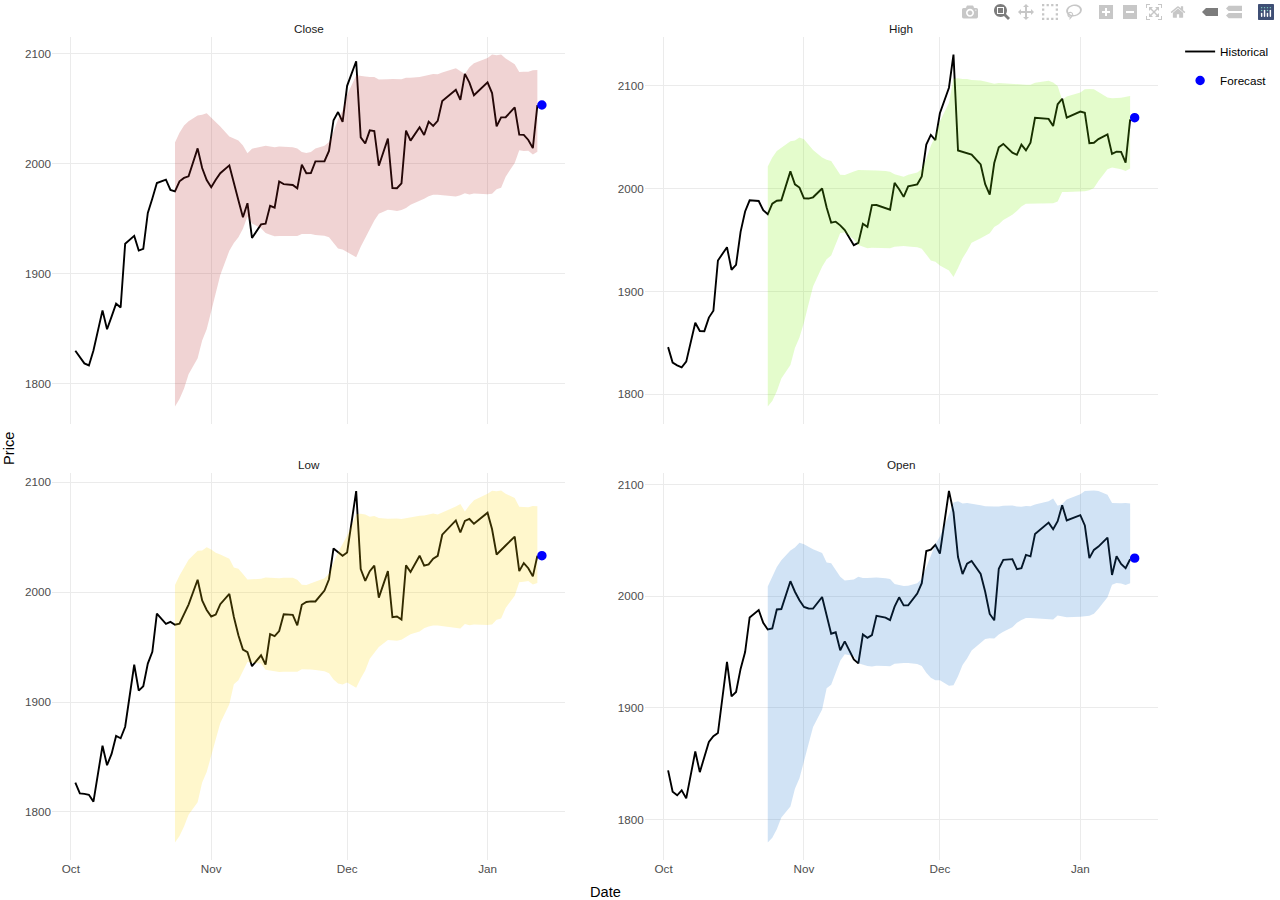
<file: web/arima.html>
<!DOCTYPE html>
<html lang="en">
<head>
<meta charset="utf-8"/>
<style>body{background-color:white;}</style>
<script src="arima_files/htmlwidgets-1.6.4/htmlwidgets.js"></script>
<script src="arima_files/plotly-binding-4.10.3/plotly.js"></script>
<script src="arima_files/typedarray-0.1/typedarray.min.js"></script>
<script src="arima_files/jquery-3.5.1/jquery.min.js"></script>
<link href="arima_files/crosstalk-1.2.1/css/crosstalk.min.css" rel="stylesheet" />
<script src="arima_files/crosstalk-1.2.1/js/crosstalk.min.js"></script>
<link href="arima_files/plotly-htmlwidgets-css-2.11.1/plotly-htmlwidgets.css" rel="stylesheet" />
<script src="arima_files/plotly-main-2.11.1/plotly-latest.min.js"></script>
  <title>plotly</title>
</head>
<body>
<div id="htmlwidget_container">
  <div class="plotly html-widget html-fill-item" id="htmlwidget-066d083f93766e88da23" style="width:100%;height:400px;"></div>
</div>
<script type="application/json" data-for="htmlwidget-066d083f93766e88da23">{"x":{"data":[{"x":[19632,19633,19634,19635,19636,19638,19639,19640,19641,19642,19643,19645,19646,19647,19648,19649,19650,19652,19653,19654,19655,19656,19657,19659,19660,19661,19662,19663,19664,19666,19667,19668,19669,19670,19671,19673,19674,19675,19676,19677,19678,19680,19681,19682,19683,19684,19685,19687,19688,19689,19690,19691,19692,19694,19695,19696,19697,19698,19699,19701,19702,19703,19704,19705,19706,19708,19709,19710,19711,19712,19713,19716,19717,19718,19719,19720,19723,19724,19725,19726,19727,19729,19730,19731,19732,19733,19734],"y":[1830,1824.5999999999999,1818.5,1816.5999999999999,1830.2,1866.7,1849.5,1861,1872.8000500000001,1869.3000500000001,1927.40002,1934.5,1921.09998,1922.6999499999999,1955.3000500000001,1968.40002,1982.5,1985.59998,1976.3000500000001,1975,1984.09998,1987.1999499999999,1988.59998,2014.09998,1996.1999499999999,1985.1999499999999,1978.8000500000001,1985.59998,1991.5,1998.59998,1981.59998,1966.8000500000001,1951.5,1964.1999499999999,1932.59998,1944.90002,1945.5,1961.8000500000001,1960.09998,1983.90002,1981.59998,1980.8000500000001,1977.6999499999999,1999.3000500000001,1991.40002,1991.5,2002.1999499999999,2002.40002,2011.8000500000001,2039.6999499999999,2047.09998,2038.09998,2071,2093.3000499999998,2024.09998,2018.5,2030.5,2029.90002,1998.3000500000001,2022.90002,1978,1977.8000500000001,1982.3000500000001,2030.1999499999999,2021.09998,2033.3000500000001,2026.3000500000001,2038.40002,2034.5,2039.09998,2057.1001000000001,2067.3998999999999,2058.1999500000002,2081.8998999999999,2073.8998999999999,2062.3998999999999,2074.1999500000002,2064.3998999999999,2034.1999499999999,2042.3000500000001,2042.40002,2051.3000499999998,2026.59998,2026.40002,2021.6999499999999,2014.3000500000001,2053.3998999999999],"text":["Date: 2023-10-02<br />Price: 1830.0","Date: 2023-10-03<br />Price: 1824.6","Date: 2023-10-04<br />Price: 1818.5","Date: 2023-10-05<br />Price: 1816.6","Date: 2023-10-06<br />Price: 1830.2","Date: 2023-10-08<br />Price: 1866.7","Date: 2023-10-09<br />Price: 1849.5","Date: 2023-10-10<br />Price: 1861.0","Date: 2023-10-11<br />Price: 1872.8","Date: 2023-10-12<br />Price: 1869.3","Date: 2023-10-13<br />Price: 1927.4","Date: 2023-10-15<br />Price: 1934.5","Date: 2023-10-16<br />Price: 1921.1","Date: 2023-10-17<br />Price: 1922.7","Date: 2023-10-18<br />Price: 1955.3","Date: 2023-10-19<br />Price: 1968.4","Date: 2023-10-20<br />Price: 1982.5","Date: 2023-10-22<br />Price: 1985.6","Date: 2023-10-23<br />Price: 1976.3","Date: 2023-10-24<br />Price: 1975.0","Date: 2023-10-25<br />Price: 1984.1","Date: 2023-10-26<br />Price: 1987.2","Date: 2023-10-27<br />Price: 1988.6","Date: 2023-10-29<br />Price: 2014.1","Date: 2023-10-30<br />Price: 1996.2","Date: 2023-10-31<br />Price: 1985.2","Date: 2023-11-01<br />Price: 1978.8","Date: 2023-11-02<br />Price: 1985.6","Date: 2023-11-03<br />Price: 1991.5","Date: 2023-11-05<br />Price: 1998.6","Date: 2023-11-06<br />Price: 1981.6","Date: 2023-11-07<br />Price: 1966.8","Date: 2023-11-08<br />Price: 1951.5","Date: 2023-11-09<br />Price: 1964.2","Date: 2023-11-10<br />Price: 1932.6","Date: 2023-11-12<br />Price: 1944.9","Date: 2023-11-13<br />Price: 1945.5","Date: 2023-11-14<br />Price: 1961.8","Date: 2023-11-15<br />Price: 1960.1","Date: 2023-11-16<br />Price: 1983.9","Date: 2023-11-17<br />Price: 1981.6","Date: 2023-11-19<br />Price: 1980.8","Date: 2023-11-20<br />Price: 1977.7","Date: 2023-11-21<br />Price: 1999.3","Date: 2023-11-22<br />Price: 1991.4","Date: 2023-11-23<br />Price: 1991.5","Date: 2023-11-24<br />Price: 2002.2","Date: 2023-11-26<br />Price: 2002.4","Date: 2023-11-27<br />Price: 2011.8","Date: 2023-11-28<br />Price: 2039.7","Date: 2023-11-29<br />Price: 2047.1","Date: 2023-11-30<br />Price: 2038.1","Date: 2023-12-01<br />Price: 2071.0","Date: 2023-12-03<br />Price: 2093.3","Date: 2023-12-04<br />Price: 2024.1","Date: 2023-12-05<br />Price: 2018.5","Date: 2023-12-06<br />Price: 2030.5","Date: 2023-12-07<br />Price: 2029.9","Date: 2023-12-08<br />Price: 1998.3","Date: 2023-12-10<br />Price: 2022.9","Date: 2023-12-11<br />Price: 1978.0","Date: 2023-12-12<br />Price: 1977.8","Date: 2023-12-13<br />Price: 1982.3","Date: 2023-12-14<br />Price: 2030.2","Date: 2023-12-15<br />Price: 2021.1","Date: 2023-12-17<br />Price: 2033.3","Date: 2023-12-18<br />Price: 2026.3","Date: 2023-12-19<br />Price: 2038.4","Date: 2023-12-20<br />Price: 2034.5","Date: 2023-12-21<br />Price: 2039.1","Date: 2023-12-22<br />Price: 2057.1","Date: 2023-12-25<br />Price: 2067.4","Date: 2023-12-26<br />Price: 2058.2","Date: 2023-12-27<br />Price: 2081.9","Date: 2023-12-28<br />Price: 2073.9","Date: 2023-12-29<br />Price: 2062.4","Date: 2024-01-01<br />Price: 2074.2","Date: 2024-01-02<br />Price: 2064.4","Date: 2024-01-03<br />Price: 2034.2","Date: 2024-01-04<br />Price: 2042.3","Date: 2024-01-05<br />Price: 2042.4","Date: 2024-01-07<br />Price: 2051.3","Date: 2024-01-08<br />Price: 2026.6","Date: 2024-01-09<br />Price: 2026.4","Date: 2024-01-10<br />Price: 2021.7","Date: 2024-01-11<br />Price: 2014.3","Date: 2024-01-12<br />Price: 2053.4"],"type":"scatter","mode":"lines","line":{"width":1.8897637795275593,"color":"rgba(0,0,0,1)","dash":"solid"},"hoveron":"points","name":"Historical","legendgroup":"Historical","showlegend":true,"xaxis":"x","yaxis":"y","hoverinfo":"text","frame":null},{"x":[19632,19633,19634,19635,19636,19638,19639,19640,19641,19642,19643,19645,19646,19647,19648,19649,19650,19652,19653,19654,19655,19656,19657,19659,19660,19661,19662,19663,19664,19666,19667,19668,19669,19670,19671,19673,19674,19675,19676,19677,19678,19680,19681,19682,19683,19684,19685,19687,19688,19689,19690,19691,19692,19694,19695,19696,19697,19698,19699,19701,19702,19703,19704,19705,19706,19708,19709,19710,19711,19712,19713,19716,19717,19718,19719,19720,19723,19724,19725,19726,19727,19729,19730,19731,19732,19733,19734],"y":[1845.9000000000001,1830.9000000000001,1828.2,1826.3,1831.8,1869.5,1861.5,1861.40002,1874.59998,1881.1999499999999,1930.09998,1943,1921.09998,1925.8000500000001,1957.90002,1977.6999499999999,1988.59998,1987.90002,1978.90002,1975,1985.3000500000001,1988.1999499999999,1988.59998,2016.6999499999999,2004.09998,2001,1990.5,1990.3000500000001,1991.5,2000.09998,1981.59998,1966.8000500000001,1967.8000500000001,1964.1999499999999,1959.59998,1945,1947.1999499999999,1965.8000500000001,1962.8000500000001,1983.90002,1984,1981.40002,1979.40002,2005.5,1999.40002,1991.90002,2002.1999499999999,2004.09998,2011.8000500000001,2042.6999499999999,2052.1001000000001,2047.09998,2073.1999500000002,2098,2130.1999500000002,2037,2035.8000500000001,2034.90002,2033.09998,2023.40002,2004.1999499999999,1994.1999499999999,2024.8000500000001,2040.09998,2043.40002,2034.90002,2032.8000500000001,2042.6999499999999,2037.09998,2044.5,2068.6999500000002,2067.6999500000002,2060.8000499999998,2081.8998999999999,2087.3000499999998,2068.8998999999999,2074.8000499999998,2073.6999500000002,2044,2044.5,2048.1001000000001,2052.6001000000001,2033.6999499999999,2035.8000500000001,2035.59998,2025.09998,2067.3000499999998],"text":["Date: 2023-10-02<br />Price: 1845.9","Date: 2023-10-03<br />Price: 1830.9","Date: 2023-10-04<br />Price: 1828.2","Date: 2023-10-05<br />Price: 1826.3","Date: 2023-10-06<br />Price: 1831.8","Date: 2023-10-08<br />Price: 1869.5","Date: 2023-10-09<br />Price: 1861.5","Date: 2023-10-10<br />Price: 1861.4","Date: 2023-10-11<br />Price: 1874.6","Date: 2023-10-12<br />Price: 1881.2","Date: 2023-10-13<br />Price: 1930.1","Date: 2023-10-15<br />Price: 1943.0","Date: 2023-10-16<br />Price: 1921.1","Date: 2023-10-17<br />Price: 1925.8","Date: 2023-10-18<br />Price: 1957.9","Date: 2023-10-19<br />Price: 1977.7","Date: 2023-10-20<br />Price: 1988.6","Date: 2023-10-22<br />Price: 1987.9","Date: 2023-10-23<br />Price: 1978.9","Date: 2023-10-24<br />Price: 1975.0","Date: 2023-10-25<br />Price: 1985.3","Date: 2023-10-26<br />Price: 1988.2","Date: 2023-10-27<br />Price: 1988.6","Date: 2023-10-29<br />Price: 2016.7","Date: 2023-10-30<br />Price: 2004.1","Date: 2023-10-31<br />Price: 2001.0","Date: 2023-11-01<br />Price: 1990.5","Date: 2023-11-02<br />Price: 1990.3","Date: 2023-11-03<br />Price: 1991.5","Date: 2023-11-05<br />Price: 2000.1","Date: 2023-11-06<br />Price: 1981.6","Date: 2023-11-07<br />Price: 1966.8","Date: 2023-11-08<br />Price: 1967.8","Date: 2023-11-09<br />Price: 1964.2","Date: 2023-11-10<br />Price: 1959.6","Date: 2023-11-12<br />Price: 1945.0","Date: 2023-11-13<br />Price: 1947.2","Date: 2023-11-14<br />Price: 1965.8","Date: 2023-11-15<br />Price: 1962.8","Date: 2023-11-16<br />Price: 1983.9","Date: 2023-11-17<br />Price: 1984.0","Date: 2023-11-19<br />Price: 1981.4","Date: 2023-11-20<br />Price: 1979.4","Date: 2023-11-21<br />Price: 2005.5","Date: 2023-11-22<br />Price: 1999.4","Date: 2023-11-23<br />Price: 1991.9","Date: 2023-11-24<br />Price: 2002.2","Date: 2023-11-26<br />Price: 2004.1","Date: 2023-11-27<br />Price: 2011.8","Date: 2023-11-28<br />Price: 2042.7","Date: 2023-11-29<br />Price: 2052.1","Date: 2023-11-30<br />Price: 2047.1","Date: 2023-12-01<br />Price: 2073.2","Date: 2023-12-03<br />Price: 2098.0","Date: 2023-12-04<br />Price: 2130.2","Date: 2023-12-05<br />Price: 2037.0","Date: 2023-12-06<br />Price: 2035.8","Date: 2023-12-07<br />Price: 2034.9","Date: 2023-12-08<br />Price: 2033.1","Date: 2023-12-10<br />Price: 2023.4","Date: 2023-12-11<br />Price: 2004.2","Date: 2023-12-12<br />Price: 1994.2","Date: 2023-12-13<br />Price: 2024.8","Date: 2023-12-14<br />Price: 2040.1","Date: 2023-12-15<br />Price: 2043.4","Date: 2023-12-17<br />Price: 2034.9","Date: 2023-12-18<br />Price: 2032.8","Date: 2023-12-19<br />Price: 2042.7","Date: 2023-12-20<br />Price: 2037.1","Date: 2023-12-21<br />Price: 2044.5","Date: 2023-12-22<br />Price: 2068.7","Date: 2023-12-25<br />Price: 2067.7","Date: 2023-12-26<br />Price: 2060.8","Date: 2023-12-27<br />Price: 2081.9","Date: 2023-12-28<br />Price: 2087.3","Date: 2023-12-29<br />Price: 2068.9","Date: 2024-01-01<br />Price: 2074.8","Date: 2024-01-02<br />Price: 2073.7","Date: 2024-01-03<br />Price: 2044.0","Date: 2024-01-04<br />Price: 2044.5","Date: 2024-01-05<br />Price: 2048.1","Date: 2024-01-07<br />Price: 2052.6","Date: 2024-01-08<br />Price: 2033.7","Date: 2024-01-09<br />Price: 2035.8","Date: 2024-01-10<br />Price: 2035.6","Date: 2024-01-11<br />Price: 2025.1","Date: 2024-01-12<br />Price: 2067.3"],"type":"scatter","mode":"lines","line":{"width":1.8897637795275593,"color":"rgba(0,0,0,1)","dash":"solid"},"hoveron":"points","name":"Historical","legendgroup":"Historical","showlegend":false,"xaxis":"x2","yaxis":"y2","hoverinfo":"text","frame":null},{"x":[19632,19633,19634,19635,19636,19638,19639,19640,19641,19642,19643,19645,19646,19647,19648,19649,19650,19652,19653,19654,19655,19656,19657,19659,19660,19661,19662,19663,19664,19666,19667,19668,19669,19670,19671,19673,19674,19675,19676,19677,19678,19680,19681,19682,19683,19684,19685,19687,19688,19689,19690,19691,19692,19694,19695,19696,19697,19698,19699,19701,19702,19703,19704,19705,19706,19708,19709,19710,19711,19712,19713,19716,19717,19718,19719,19720,19723,19724,19725,19726,19727,19729,19730,19731,19732,19733,19734],"y":[1826.7,1816.8,1816.4000000000001,1815.5999999999999,1809.4000000000001,1860.2,1842.5,1852.8000500000001,1869.09998,1867,1877.5,1933.9000000000001,1910.3000500000001,1914.3000500000001,1935,1945.6999499999999,1980.40002,1971,1972.90002,1970.3000500000001,1971.1999499999999,1980.40002,1988.59998,2011.1999499999999,1992.5,1983.6999499999999,1977.8000500000001,1979.5,1989,1998.3000500000001,1977.40002,1960.6999499999999,1947.6999499999999,1945.3000500000001,1932.59998,1942.5,1934,1961.8000500000001,1960,1964.59998,1979.8000500000001,1979.3000500000001,1969.6999499999999,1988.5,1991,1991.5,1991.5,2001.40002,2011.6999499999999,2039.6999499999999,2036,2033.09998,2036,2091.8998999999999,2021,2010.1999499999999,2019,2024,1995,2019.09998,1977.1999499999999,1977.8000500000001,1975,2024.3000500000001,2018.3000500000001,2033.09998,2024,2025.1999499999999,2030.3000500000001,2033,2052.1999500000002,2065.1999500000002,2054.1999500000002,2064.8000499999998,2066.5,2062.1001000000001,2072.1999500000002,2057.1001000000001,2034.1999499999999,2038,2042.40002,2050.5,2019.09998,2026.40002,2021.6999499999999,2014.3000500000001,2033.09998],"text":["Date: 2023-10-02<br />Price: 1826.7","Date: 2023-10-03<br />Price: 1816.8","Date: 2023-10-04<br />Price: 1816.4","Date: 2023-10-05<br />Price: 1815.6","Date: 2023-10-06<br />Price: 1809.4","Date: 2023-10-08<br />Price: 1860.2","Date: 2023-10-09<br />Price: 1842.5","Date: 2023-10-10<br />Price: 1852.8","Date: 2023-10-11<br />Price: 1869.1","Date: 2023-10-12<br />Price: 1867.0","Date: 2023-10-13<br />Price: 1877.5","Date: 2023-10-15<br />Price: 1933.9","Date: 2023-10-16<br />Price: 1910.3","Date: 2023-10-17<br />Price: 1914.3","Date: 2023-10-18<br />Price: 1935.0","Date: 2023-10-19<br />Price: 1945.7","Date: 2023-10-20<br />Price: 1980.4","Date: 2023-10-22<br />Price: 1971.0","Date: 2023-10-23<br />Price: 1972.9","Date: 2023-10-24<br />Price: 1970.3","Date: 2023-10-25<br />Price: 1971.2","Date: 2023-10-26<br />Price: 1980.4","Date: 2023-10-27<br />Price: 1988.6","Date: 2023-10-29<br />Price: 2011.2","Date: 2023-10-30<br />Price: 1992.5","Date: 2023-10-31<br />Price: 1983.7","Date: 2023-11-01<br />Price: 1977.8","Date: 2023-11-02<br />Price: 1979.5","Date: 2023-11-03<br />Price: 1989.0","Date: 2023-11-05<br />Price: 1998.3","Date: 2023-11-06<br />Price: 1977.4","Date: 2023-11-07<br />Price: 1960.7","Date: 2023-11-08<br />Price: 1947.7","Date: 2023-11-09<br />Price: 1945.3","Date: 2023-11-10<br />Price: 1932.6","Date: 2023-11-12<br />Price: 1942.5","Date: 2023-11-13<br />Price: 1934.0","Date: 2023-11-14<br />Price: 1961.8","Date: 2023-11-15<br />Price: 1960.0","Date: 2023-11-16<br />Price: 1964.6","Date: 2023-11-17<br />Price: 1979.8","Date: 2023-11-19<br />Price: 1979.3","Date: 2023-11-20<br />Price: 1969.7","Date: 2023-11-21<br />Price: 1988.5","Date: 2023-11-22<br />Price: 1991.0","Date: 2023-11-23<br />Price: 1991.5","Date: 2023-11-24<br />Price: 1991.5","Date: 2023-11-26<br />Price: 2001.4","Date: 2023-11-27<br />Price: 2011.7","Date: 2023-11-28<br />Price: 2039.7","Date: 2023-11-29<br />Price: 2036.0","Date: 2023-11-30<br />Price: 2033.1","Date: 2023-12-01<br />Price: 2036.0","Date: 2023-12-03<br />Price: 2091.9","Date: 2023-12-04<br />Price: 2021.0","Date: 2023-12-05<br />Price: 2010.2","Date: 2023-12-06<br />Price: 2019.0","Date: 2023-12-07<br />Price: 2024.0","Date: 2023-12-08<br />Price: 1995.0","Date: 2023-12-10<br />Price: 2019.1","Date: 2023-12-11<br />Price: 1977.2","Date: 2023-12-12<br />Price: 1977.8","Date: 2023-12-13<br />Price: 1975.0","Date: 2023-12-14<br />Price: 2024.3","Date: 2023-12-15<br />Price: 2018.3","Date: 2023-12-17<br />Price: 2033.1","Date: 2023-12-18<br />Price: 2024.0","Date: 2023-12-19<br />Price: 2025.2","Date: 2023-12-20<br />Price: 2030.3","Date: 2023-12-21<br />Price: 2033.0","Date: 2023-12-22<br />Price: 2052.2","Date: 2023-12-25<br />Price: 2065.2","Date: 2023-12-26<br />Price: 2054.2","Date: 2023-12-27<br />Price: 2064.8","Date: 2023-12-28<br />Price: 2066.5","Date: 2023-12-29<br />Price: 2062.1","Date: 2024-01-01<br />Price: 2072.2","Date: 2024-01-02<br />Price: 2057.1","Date: 2024-01-03<br />Price: 2034.2","Date: 2024-01-04<br />Price: 2038.0","Date: 2024-01-05<br />Price: 2042.4","Date: 2024-01-07<br />Price: 2050.5","Date: 2024-01-08<br />Price: 2019.1","Date: 2024-01-09<br />Price: 2026.4","Date: 2024-01-10<br />Price: 2021.7","Date: 2024-01-11<br />Price: 2014.3","Date: 2024-01-12<br />Price: 2033.1"],"type":"scatter","mode":"lines","line":{"width":1.8897637795275593,"color":"rgba(0,0,0,1)","dash":"solid"},"hoveron":"points","name":"Historical","legendgroup":"Historical","showlegend":false,"xaxis":"x","yaxis":"y3","hoverinfo":"text","frame":null},{"x":[19632,19633,19634,19635,19636,19638,19639,19640,19641,19642,19643,19645,19646,19647,19648,19649,19650,19652,19653,19654,19655,19656,19657,19659,19660,19661,19662,19663,19664,19666,19667,19668,19669,19670,19671,19673,19674,19675,19676,19677,19678,19680,19681,19682,19683,19684,19685,19687,19688,19689,19690,19691,19692,19694,19695,19696,19697,19698,19699,19701,19702,19703,19704,19705,19706,19708,19709,19710,19711,19712,19713,19716,19717,19718,19719,19720,19723,19724,19725,19726,19727,19729,19730,19731,19732,19733,19734],"y":[1844.0999999999999,1825,1821.8,1826.3,1819,1861,1842.5,1857,1869.5,1874.6999499999999,1877.5,1941.3,1910.40002,1914.3000500000001,1935,1950.09998,1981.09998,1987.6999499999999,1976.1999499999999,1970.3000500000001,1971.1999499999999,1988.1999499999999,1988.59998,2013.5,2004.09998,1996.5,1990.5,1989.09998,1989,1999.40002,1981.59998,1966.5,1967.8000500000001,1951.6999499999999,1959.59998,1943.40002,1939.90002,1965.8000500000001,1962.8000500000001,1965.3000500000001,1982.5,1980.90002,1978.6999499999999,1990.6999499999999,1999.09998,1991.90002,1991.90002,2002.5,2011.6999499999999,2040.59998,2041.6999499999999,2046.09998,2038.3000500000001,2094.3998999999999,2075.3000499999998,2035.09998,2019.90002,2029.1999499999999,2031.6999499999999,2020,2004.09998,1984.1999499999999,1978.5,2024.6999499999999,2032.59998,2033.3000500000001,2024.3000500000001,2025.1999499999999,2037.09998,2035.8000500000001,2055.6999500000002,2066,2060,2067.3000499999998,2081.6001000000001,2068,2072.6999500000002,2063.5,2034.1999499999999,2041.59998,2044.5,2052.6001000000001,2019.09998,2035.8000500000001,2029,2025.09998,2033.1999499999999],"text":["Date: 2023-10-02<br />Price: 1844.1","Date: 2023-10-03<br />Price: 1825.0","Date: 2023-10-04<br />Price: 1821.8","Date: 2023-10-05<br />Price: 1826.3","Date: 2023-10-06<br />Price: 1819.0","Date: 2023-10-08<br />Price: 1861.0","Date: 2023-10-09<br />Price: 1842.5","Date: 2023-10-10<br />Price: 1857.0","Date: 2023-10-11<br />Price: 1869.5","Date: 2023-10-12<br />Price: 1874.7","Date: 2023-10-13<br />Price: 1877.5","Date: 2023-10-15<br />Price: 1941.3","Date: 2023-10-16<br />Price: 1910.4","Date: 2023-10-17<br />Price: 1914.3","Date: 2023-10-18<br />Price: 1935.0","Date: 2023-10-19<br />Price: 1950.1","Date: 2023-10-20<br />Price: 1981.1","Date: 2023-10-22<br />Price: 1987.7","Date: 2023-10-23<br />Price: 1976.2","Date: 2023-10-24<br />Price: 1970.3","Date: 2023-10-25<br />Price: 1971.2","Date: 2023-10-26<br />Price: 1988.2","Date: 2023-10-27<br />Price: 1988.6","Date: 2023-10-29<br />Price: 2013.5","Date: 2023-10-30<br />Price: 2004.1","Date: 2023-10-31<br />Price: 1996.5","Date: 2023-11-01<br />Price: 1990.5","Date: 2023-11-02<br />Price: 1989.1","Date: 2023-11-03<br />Price: 1989.0","Date: 2023-11-05<br />Price: 1999.4","Date: 2023-11-06<br />Price: 1981.6","Date: 2023-11-07<br />Price: 1966.5","Date: 2023-11-08<br />Price: 1967.8","Date: 2023-11-09<br />Price: 1951.7","Date: 2023-11-10<br />Price: 1959.6","Date: 2023-11-12<br />Price: 1943.4","Date: 2023-11-13<br />Price: 1939.9","Date: 2023-11-14<br />Price: 1965.8","Date: 2023-11-15<br />Price: 1962.8","Date: 2023-11-16<br />Price: 1965.3","Date: 2023-11-17<br />Price: 1982.5","Date: 2023-11-19<br />Price: 1980.9","Date: 2023-11-20<br />Price: 1978.7","Date: 2023-11-21<br />Price: 1990.7","Date: 2023-11-22<br />Price: 1999.1","Date: 2023-11-23<br />Price: 1991.9","Date: 2023-11-24<br />Price: 1991.9","Date: 2023-11-26<br />Price: 2002.5","Date: 2023-11-27<br />Price: 2011.7","Date: 2023-11-28<br />Price: 2040.6","Date: 2023-11-29<br />Price: 2041.7","Date: 2023-11-30<br />Price: 2046.1","Date: 2023-12-01<br />Price: 2038.3","Date: 2023-12-03<br />Price: 2094.4","Date: 2023-12-04<br />Price: 2075.3","Date: 2023-12-05<br />Price: 2035.1","Date: 2023-12-06<br />Price: 2019.9","Date: 2023-12-07<br />Price: 2029.2","Date: 2023-12-08<br />Price: 2031.7","Date: 2023-12-10<br />Price: 2020.0","Date: 2023-12-11<br />Price: 2004.1","Date: 2023-12-12<br />Price: 1984.2","Date: 2023-12-13<br />Price: 1978.5","Date: 2023-12-14<br />Price: 2024.7","Date: 2023-12-15<br />Price: 2032.6","Date: 2023-12-17<br />Price: 2033.3","Date: 2023-12-18<br />Price: 2024.3","Date: 2023-12-19<br />Price: 2025.2","Date: 2023-12-20<br />Price: 2037.1","Date: 2023-12-21<br />Price: 2035.8","Date: 2023-12-22<br />Price: 2055.7","Date: 2023-12-25<br />Price: 2066.0","Date: 2023-12-26<br />Price: 2060.0","Date: 2023-12-27<br />Price: 2067.3","Date: 2023-12-28<br />Price: 2081.6","Date: 2023-12-29<br />Price: 2068.0","Date: 2024-01-01<br />Price: 2072.7","Date: 2024-01-02<br />Price: 2063.5","Date: 2024-01-03<br />Price: 2034.2","Date: 2024-01-04<br />Price: 2041.6","Date: 2024-01-05<br />Price: 2044.5","Date: 2024-01-07<br />Price: 2052.6","Date: 2024-01-08<br />Price: 2019.1","Date: 2024-01-09<br />Price: 2035.8","Date: 2024-01-10<br />Price: 2029.0","Date: 2024-01-11<br />Price: 2025.1","Date: 2024-01-12<br />Price: 2033.2"],"type":"scatter","mode":"lines","line":{"width":1.8897637795275593,"color":"rgba(0,0,0,1)","dash":"solid"},"hoveron":"points","name":"Historical","legendgroup":"Historical","showlegend":false,"xaxis":"x2","yaxis":"y4","hoverinfo":"text","frame":null},{"x":[19632,19633,19634,19635,19636,19638,19639,19640,19641,19642,19643,19645,19646,19647,19648,19649,19650,19652,19653,19654,19655,19656,19657,19659,19660,19661,19662,19663,19664,19666,19667,19668,19669,19670,19671,19673,19674,19675,19676,19677,19678,19680,19681,19682,19683,19684,19685,19687,19688,19689,19690,19691,19692,19694,19695,19696,19697,19698,19699,19701,19702,19703,19704,19705,19706,19708,19709,19710,19711,19712,19713,19716,19717,19718,19719,19720,19723,19724,19725,19726,19727,19729,19730,19731,19732,19733,19734,19734,19734,19733,19732,19731,19730,19729,19727,19726,19725,19724,19723,19720,19719,19718,19717,19716,19713,19712,19711,19710,19709,19708,19706,19705,19704,19703,19702,19701,19699,19698,19697,19696,19695,19694,19692,19691,19690,19689,19688,19687,19685,19684,19683,19682,19681,19680,19678,19677,19676,19675,19674,19673,19671,19670,19669,19668,19667,19666,19664,19663,19662,19661,19660,19659,19657,19656,19655,19654,19653,19652,19650,19649,19648,19647,19646,19645,19643,19642,19641,19640,19639,19638,19636,19635,19634,19633,19632,19632],"y":[null,null,null,null,null,null,null,null,null,null,null,null,null,null,null,null,null,null,null,1779.5949818141328,1783.7031702561512,1791.3268804662985,1801.8823642126724,1811.8532890842555,1827.601877761595,1837.0026218135308,1853.0904725357448,1868.3043133124536,1882.8921328393951,1898.6383248973445,1917.6016752116441,1920.7401560486346,1932.1976365279997,1942.3103869448209,1948.1733499177028,1946.4754811444147,1940.0651805606635,1938.8071646539797,1937.6019337956627,1937.1227495197313,1937.6967427320749,1937.6071425612874,1937.4648487395207,1939.527251769608,1940.0242291285015,1940.3043731460389,1940.2419118803962,1939.3542440823408,1937.5676987170525,1931.5536926387697,1927.1429078304636,1924.9003643274584,1924.9201918564324,1919.8109628558898,1920.2900709459175,1928.3574215040087,1938.4865954574284,1944.3097643805306,1951.4977966437823,1958.7186033181567,1961.7543212113535,1962.3508670926651,1962.3119029132765,1965.7058855557125,1968.3272835121629,1972.3630569147861,1976.3564476272174,1978.8279905770462,1980.6802833831887,1980.5842007275762,1980.2983404490785,1979.4318617068286,1979.191556154763,1982.8930662514745,1982.0342986400192,1981.3248654726915,1981.7985435154901,1982.4114727536055,1982.585037720029,1984.3013280927851,1988.7496167156412,1999.0587253996453,2010.3729914278936,2011.974695516438,2011.4591567755708,2010.2379862548164,2011.5874562201561,2011.5874562201561,2083.2125457798438,2083.672025745183,2083.2708622244286,2083.1153214835613,2083.6070155721059,2090.8612836003549,2094.3303772843587,2094.7386639072142,2094.2949562799708,2094.2185212463942,2091.4014454845096,2086.5951305273079,2082.5956953599807,2081.1069227485245,2087.5184178452359,2085.1081172931704,2082.25163655092,2080.5657762724222,2080.9496866168101,2080.2619764229526,2080.4635243727816,2081.2169120852136,2081.1126824878365,2080.3840804442871,2080.3780630867232,2080.3590939073347,2080.6256467886465,2081.5013666818427,2083.2521783562174,2083.5502206194687,2083.0333995425704,2085.1625734959903,2084.0599280540814,2072.9690291441093,2053.5898051435674,2046.5596326725411,2036.357091169536,2025.9363093612299,2015.8023072829471,2011.7457669176588,2009.518097119603,2009.3156338539602,2010.0557758714974,2011.0527532303909,2015.3951612604783,2016.242870438711,2016.8832632679239,2016.3272514802675,2016.3480672043361,2016.4828263460195,2017.414800439336,2015.1244958555847,2014.0966230822967,2017.4995880551783,2023.8723484719994,2029.5898259513647,2030.2083067883557,2038.7616591026551,2042.0378441606047,2044.6756636875464,2046.6795064642549,2047.9673571864691,2043.8181012384048,2041.0566919157443,2032.307616787328,2026.1831025337024,2017.4868177438493,2008.8850111858671,null,null,null,null,null,null,null,null,null,null,null,null,null,null,null,null,null,null,null,null],"text":["Date: 2023-10-02<br />Price: 1844.1<br />BB_Lower_open:       NA<br />BB_Upper_open:       NA","Date: 2023-10-03<br />Price: 1825.0<br />BB_Lower_open:       NA<br />BB_Upper_open:       NA","Date: 2023-10-04<br />Price: 1821.8<br />BB_Lower_open:       NA<br />BB_Upper_open:       NA","Date: 2023-10-05<br />Price: 1826.3<br />BB_Lower_open:       NA<br />BB_Upper_open:       NA","Date: 2023-10-06<br />Price: 1819.0<br />BB_Lower_open:       NA<br />BB_Upper_open:       NA","Date: 2023-10-08<br />Price: 1861.0<br />BB_Lower_open:       NA<br />BB_Upper_open:       NA","Date: 2023-10-09<br />Price: 1842.5<br />BB_Lower_open:       NA<br />BB_Upper_open:       NA","Date: 2023-10-10<br />Price: 1857.0<br />BB_Lower_open:       NA<br />BB_Upper_open:       NA","Date: 2023-10-11<br />Price: 1869.5<br />BB_Lower_open:       NA<br />BB_Upper_open:       NA","Date: 2023-10-12<br />Price: 1874.7<br />BB_Lower_open:       NA<br />BB_Upper_open:       NA","Date: 2023-10-13<br />Price: 1877.5<br />BB_Lower_open:       NA<br />BB_Upper_open:       NA","Date: 2023-10-15<br />Price: 1941.3<br />BB_Lower_open:       NA<br />BB_Upper_open:       NA","Date: 2023-10-16<br />Price: 1910.4<br />BB_Lower_open:       NA<br />BB_Upper_open:       NA","Date: 2023-10-17<br />Price: 1914.3<br />BB_Lower_open:       NA<br />BB_Upper_open:       NA","Date: 2023-10-18<br />Price: 1935.0<br />BB_Lower_open:       NA<br />BB_Upper_open:       NA","Date: 2023-10-19<br />Price: 1950.1<br />BB_Lower_open:       NA<br />BB_Upper_open:       NA","Date: 2023-10-20<br />Price: 1981.1<br />BB_Lower_open:       NA<br />BB_Upper_open:       NA","Date: 2023-10-22<br />Price: 1987.7<br />BB_Lower_open:       NA<br />BB_Upper_open:       NA","Date: 2023-10-23<br />Price: 1976.2<br />BB_Lower_open:       NA<br />BB_Upper_open:       NA","Date: 2023-10-24<br />Price: 1970.3<br />BB_Lower_open: 1779.595<br />BB_Upper_open: 2008.885","Date: 2023-10-25<br />Price: 1971.2<br />BB_Lower_open: 1783.703<br />BB_Upper_open: 2017.487","Date: 2023-10-26<br />Price: 1988.2<br />BB_Lower_open: 1791.327<br />BB_Upper_open: 2026.183","Date: 2023-10-27<br />Price: 1988.6<br />BB_Lower_open: 1801.882<br />BB_Upper_open: 2032.308","Date: 2023-10-29<br />Price: 2013.5<br />BB_Lower_open: 1811.853<br />BB_Upper_open: 2041.057","Date: 2023-10-30<br />Price: 2004.1<br />BB_Lower_open: 1827.602<br />BB_Upper_open: 2043.818","Date: 2023-10-31<br />Price: 1996.5<br />BB_Lower_open: 1837.003<br />BB_Upper_open: 2047.967","Date: 2023-11-01<br />Price: 1990.5<br />BB_Lower_open: 1853.090<br />BB_Upper_open: 2046.680","Date: 2023-11-02<br />Price: 1989.1<br />BB_Lower_open: 1868.304<br />BB_Upper_open: 2044.676","Date: 2023-11-03<br />Price: 1989.0<br />BB_Lower_open: 1882.892<br />BB_Upper_open: 2042.038","Date: 2023-11-05<br />Price: 1999.4<br />BB_Lower_open: 1898.638<br />BB_Upper_open: 2038.762","Date: 2023-11-06<br />Price: 1981.6<br />BB_Lower_open: 1917.602<br />BB_Upper_open: 2030.208","Date: 2023-11-07<br />Price: 1966.5<br />BB_Lower_open: 1920.740<br />BB_Upper_open: 2029.590","Date: 2023-11-08<br />Price: 1967.8<br />BB_Lower_open: 1932.198<br />BB_Upper_open: 2023.872","Date: 2023-11-09<br />Price: 1951.7<br />BB_Lower_open: 1942.310<br />BB_Upper_open: 2017.500","Date: 2023-11-10<br />Price: 1959.6<br />BB_Lower_open: 1948.173<br />BB_Upper_open: 2014.097","Date: 2023-11-12<br />Price: 1943.4<br />BB_Lower_open: 1946.475<br />BB_Upper_open: 2015.124","Date: 2023-11-13<br />Price: 1939.9<br />BB_Lower_open: 1940.065<br />BB_Upper_open: 2017.415","Date: 2023-11-14<br />Price: 1965.8<br />BB_Lower_open: 1938.807<br />BB_Upper_open: 2016.483","Date: 2023-11-15<br />Price: 1962.8<br />BB_Lower_open: 1937.602<br />BB_Upper_open: 2016.348","Date: 2023-11-16<br />Price: 1965.3<br />BB_Lower_open: 1937.123<br />BB_Upper_open: 2016.327","Date: 2023-11-17<br />Price: 1982.5<br />BB_Lower_open: 1937.697<br />BB_Upper_open: 2016.883","Date: 2023-11-19<br />Price: 1980.9<br />BB_Lower_open: 1937.607<br />BB_Upper_open: 2016.243","Date: 2023-11-20<br />Price: 1978.7<br />BB_Lower_open: 1937.465<br />BB_Upper_open: 2015.395","Date: 2023-11-21<br />Price: 1990.7<br />BB_Lower_open: 1939.527<br />BB_Upper_open: 2011.053","Date: 2023-11-22<br />Price: 1999.1<br />BB_Lower_open: 1940.024<br />BB_Upper_open: 2010.056","Date: 2023-11-23<br />Price: 1991.9<br />BB_Lower_open: 1940.304<br />BB_Upper_open: 2009.316","Date: 2023-11-24<br />Price: 1991.9<br />BB_Lower_open: 1940.242<br />BB_Upper_open: 2009.518","Date: 2023-11-26<br />Price: 2002.5<br />BB_Lower_open: 1939.354<br />BB_Upper_open: 2011.746","Date: 2023-11-27<br />Price: 2011.7<br />BB_Lower_open: 1937.568<br />BB_Upper_open: 2015.802","Date: 2023-11-28<br />Price: 2040.6<br />BB_Lower_open: 1931.554<br />BB_Upper_open: 2025.936","Date: 2023-11-29<br />Price: 2041.7<br />BB_Lower_open: 1927.143<br />BB_Upper_open: 2036.357","Date: 2023-11-30<br />Price: 2046.1<br />BB_Lower_open: 1924.900<br />BB_Upper_open: 2046.560","Date: 2023-12-01<br />Price: 2038.3<br />BB_Lower_open: 1924.920<br />BB_Upper_open: 2053.590","Date: 2023-12-03<br />Price: 2094.4<br />BB_Lower_open: 1919.811<br />BB_Upper_open: 2072.969","Date: 2023-12-04<br />Price: 2075.3<br />BB_Lower_open: 1920.290<br />BB_Upper_open: 2084.060","Date: 2023-12-05<br />Price: 2035.1<br />BB_Lower_open: 1928.357<br />BB_Upper_open: 2085.163","Date: 2023-12-06<br />Price: 2019.9<br />BB_Lower_open: 1938.487<br />BB_Upper_open: 2083.033","Date: 2023-12-07<br />Price: 2029.2<br />BB_Lower_open: 1944.310<br />BB_Upper_open: 2083.550","Date: 2023-12-08<br />Price: 2031.7<br />BB_Lower_open: 1951.498<br />BB_Upper_open: 2083.252","Date: 2023-12-10<br />Price: 2020.0<br />BB_Lower_open: 1958.719<br />BB_Upper_open: 2081.501","Date: 2023-12-11<br />Price: 2004.1<br />BB_Lower_open: 1961.754<br />BB_Upper_open: 2080.626","Date: 2023-12-12<br />Price: 1984.2<br />BB_Lower_open: 1962.351<br />BB_Upper_open: 2080.359","Date: 2023-12-13<br />Price: 1978.5<br />BB_Lower_open: 1962.312<br />BB_Upper_open: 2080.378","Date: 2023-12-14<br />Price: 2024.7<br />BB_Lower_open: 1965.706<br />BB_Upper_open: 2080.384","Date: 2023-12-15<br />Price: 2032.6<br />BB_Lower_open: 1968.327<br />BB_Upper_open: 2081.113","Date: 2023-12-17<br />Price: 2033.3<br />BB_Lower_open: 1972.363<br />BB_Upper_open: 2081.217","Date: 2023-12-18<br />Price: 2024.3<br />BB_Lower_open: 1976.356<br />BB_Upper_open: 2080.464","Date: 2023-12-19<br />Price: 2025.2<br />BB_Lower_open: 1978.828<br />BB_Upper_open: 2080.262","Date: 2023-12-20<br />Price: 2037.1<br />BB_Lower_open: 1980.680<br />BB_Upper_open: 2080.950","Date: 2023-12-21<br />Price: 2035.8<br />BB_Lower_open: 1980.584<br />BB_Upper_open: 2080.566","Date: 2023-12-22<br />Price: 2055.7<br />BB_Lower_open: 1980.298<br />BB_Upper_open: 2082.252","Date: 2023-12-25<br />Price: 2066.0<br />BB_Lower_open: 1979.432<br />BB_Upper_open: 2085.108","Date: 2023-12-26<br />Price: 2060.0<br />BB_Lower_open: 1979.192<br />BB_Upper_open: 2087.518","Date: 2023-12-27<br />Price: 2067.3<br />BB_Lower_open: 1982.893<br />BB_Upper_open: 2081.107","Date: 2023-12-28<br />Price: 2081.6<br />BB_Lower_open: 1982.034<br />BB_Upper_open: 2082.596","Date: 2023-12-29<br />Price: 2068.0<br />BB_Lower_open: 1981.325<br />BB_Upper_open: 2086.595","Date: 2024-01-01<br />Price: 2072.7<br />BB_Lower_open: 1981.799<br />BB_Upper_open: 2091.401","Date: 2024-01-02<br />Price: 2063.5<br />BB_Lower_open: 1982.411<br />BB_Upper_open: 2094.219","Date: 2024-01-03<br />Price: 2034.2<br />BB_Lower_open: 1982.585<br />BB_Upper_open: 2094.295","Date: 2024-01-04<br />Price: 2041.6<br />BB_Lower_open: 1984.301<br />BB_Upper_open: 2094.739","Date: 2024-01-05<br />Price: 2044.5<br />BB_Lower_open: 1988.750<br />BB_Upper_open: 2094.330","Date: 2024-01-07<br />Price: 2052.6<br />BB_Lower_open: 1999.059<br />BB_Upper_open: 2090.861","Date: 2024-01-08<br />Price: 2019.1<br />BB_Lower_open: 2010.373<br />BB_Upper_open: 2083.607","Date: 2024-01-09<br />Price: 2035.8<br />BB_Lower_open: 2011.975<br />BB_Upper_open: 2083.115","Date: 2024-01-10<br />Price: 2029.0<br />BB_Lower_open: 2011.459<br />BB_Upper_open: 2083.271","Date: 2024-01-11<br />Price: 2025.1<br />BB_Lower_open: 2010.238<br />BB_Upper_open: 2083.672","Date: 2024-01-12<br />Price: 2033.2<br />BB_Lower_open: 2011.587<br />BB_Upper_open: 2083.213","Date: 2024-01-12<br />Price: 2033.2<br />BB_Lower_open: 2011.587<br />BB_Upper_open: 2083.213","Date: 2024-01-12<br />Price: 2033.2<br />BB_Lower_open: 2011.587<br />BB_Upper_open: 2083.213","Date: 2024-01-11<br />Price: 2025.1<br />BB_Lower_open: 2010.238<br />BB_Upper_open: 2083.672","Date: 2024-01-10<br />Price: 2029.0<br />BB_Lower_open: 2011.459<br />BB_Upper_open: 2083.271","Date: 2024-01-09<br />Price: 2035.8<br />BB_Lower_open: 2011.975<br />BB_Upper_open: 2083.115","Date: 2024-01-08<br />Price: 2019.1<br />BB_Lower_open: 2010.373<br />BB_Upper_open: 2083.607","Date: 2024-01-07<br />Price: 2052.6<br />BB_Lower_open: 1999.059<br />BB_Upper_open: 2090.861","Date: 2024-01-05<br />Price: 2044.5<br />BB_Lower_open: 1988.750<br />BB_Upper_open: 2094.330","Date: 2024-01-04<br />Price: 2041.6<br />BB_Lower_open: 1984.301<br />BB_Upper_open: 2094.739","Date: 2024-01-03<br />Price: 2034.2<br />BB_Lower_open: 1982.585<br />BB_Upper_open: 2094.295","Date: 2024-01-02<br />Price: 2063.5<br />BB_Lower_open: 1982.411<br />BB_Upper_open: 2094.219","Date: 2024-01-01<br />Price: 2072.7<br />BB_Lower_open: 1981.799<br />BB_Upper_open: 2091.401","Date: 2023-12-29<br />Price: 2068.0<br />BB_Lower_open: 1981.325<br />BB_Upper_open: 2086.595","Date: 2023-12-28<br />Price: 2081.6<br />BB_Lower_open: 1982.034<br />BB_Upper_open: 2082.596","Date: 2023-12-27<br />Price: 2067.3<br />BB_Lower_open: 1982.893<br />BB_Upper_open: 2081.107","Date: 2023-12-26<br />Price: 2060.0<br />BB_Lower_open: 1979.192<br />BB_Upper_open: 2087.518","Date: 2023-12-25<br />Price: 2066.0<br />BB_Lower_open: 1979.432<br />BB_Upper_open: 2085.108","Date: 2023-12-22<br />Price: 2055.7<br />BB_Lower_open: 1980.298<br />BB_Upper_open: 2082.252","Date: 2023-12-21<br />Price: 2035.8<br />BB_Lower_open: 1980.584<br />BB_Upper_open: 2080.566","Date: 2023-12-20<br />Price: 2037.1<br />BB_Lower_open: 1980.680<br />BB_Upper_open: 2080.950","Date: 2023-12-19<br />Price: 2025.2<br />BB_Lower_open: 1978.828<br />BB_Upper_open: 2080.262","Date: 2023-12-18<br />Price: 2024.3<br />BB_Lower_open: 1976.356<br />BB_Upper_open: 2080.464","Date: 2023-12-17<br />Price: 2033.3<br />BB_Lower_open: 1972.363<br />BB_Upper_open: 2081.217","Date: 2023-12-15<br />Price: 2032.6<br />BB_Lower_open: 1968.327<br />BB_Upper_open: 2081.113","Date: 2023-12-14<br />Price: 2024.7<br />BB_Lower_open: 1965.706<br />BB_Upper_open: 2080.384","Date: 2023-12-13<br />Price: 1978.5<br />BB_Lower_open: 1962.312<br />BB_Upper_open: 2080.378","Date: 2023-12-12<br />Price: 1984.2<br />BB_Lower_open: 1962.351<br />BB_Upper_open: 2080.359","Date: 2023-12-11<br />Price: 2004.1<br />BB_Lower_open: 1961.754<br />BB_Upper_open: 2080.626","Date: 2023-12-10<br />Price: 2020.0<br />BB_Lower_open: 1958.719<br />BB_Upper_open: 2081.501","Date: 2023-12-08<br />Price: 2031.7<br />BB_Lower_open: 1951.498<br />BB_Upper_open: 2083.252","Date: 2023-12-07<br />Price: 2029.2<br />BB_Lower_open: 1944.310<br />BB_Upper_open: 2083.550","Date: 2023-12-06<br />Price: 2019.9<br />BB_Lower_open: 1938.487<br />BB_Upper_open: 2083.033","Date: 2023-12-05<br />Price: 2035.1<br />BB_Lower_open: 1928.357<br />BB_Upper_open: 2085.163","Date: 2023-12-04<br />Price: 2075.3<br />BB_Lower_open: 1920.290<br />BB_Upper_open: 2084.060","Date: 2023-12-03<br />Price: 2094.4<br />BB_Lower_open: 1919.811<br />BB_Upper_open: 2072.969","Date: 2023-12-01<br />Price: 2038.3<br />BB_Lower_open: 1924.920<br />BB_Upper_open: 2053.590","Date: 2023-11-30<br />Price: 2046.1<br />BB_Lower_open: 1924.900<br />BB_Upper_open: 2046.560","Date: 2023-11-29<br />Price: 2041.7<br />BB_Lower_open: 1927.143<br />BB_Upper_open: 2036.357","Date: 2023-11-28<br />Price: 2040.6<br />BB_Lower_open: 1931.554<br />BB_Upper_open: 2025.936","Date: 2023-11-27<br />Price: 2011.7<br />BB_Lower_open: 1937.568<br />BB_Upper_open: 2015.802","Date: 2023-11-26<br />Price: 2002.5<br />BB_Lower_open: 1939.354<br />BB_Upper_open: 2011.746","Date: 2023-11-24<br />Price: 1991.9<br />BB_Lower_open: 1940.242<br />BB_Upper_open: 2009.518","Date: 2023-11-23<br />Price: 1991.9<br />BB_Lower_open: 1940.304<br />BB_Upper_open: 2009.316","Date: 2023-11-22<br />Price: 1999.1<br />BB_Lower_open: 1940.024<br />BB_Upper_open: 2010.056","Date: 2023-11-21<br />Price: 1990.7<br />BB_Lower_open: 1939.527<br />BB_Upper_open: 2011.053","Date: 2023-11-20<br />Price: 1978.7<br />BB_Lower_open: 1937.465<br />BB_Upper_open: 2015.395","Date: 2023-11-19<br />Price: 1980.9<br />BB_Lower_open: 1937.607<br />BB_Upper_open: 2016.243","Date: 2023-11-17<br />Price: 1982.5<br />BB_Lower_open: 1937.697<br />BB_Upper_open: 2016.883","Date: 2023-11-16<br />Price: 1965.3<br />BB_Lower_open: 1937.123<br />BB_Upper_open: 2016.327","Date: 2023-11-15<br />Price: 1962.8<br />BB_Lower_open: 1937.602<br />BB_Upper_open: 2016.348","Date: 2023-11-14<br />Price: 1965.8<br />BB_Lower_open: 1938.807<br />BB_Upper_open: 2016.483","Date: 2023-11-13<br />Price: 1939.9<br />BB_Lower_open: 1940.065<br />BB_Upper_open: 2017.415","Date: 2023-11-12<br />Price: 1943.4<br />BB_Lower_open: 1946.475<br />BB_Upper_open: 2015.124","Date: 2023-11-10<br />Price: 1959.6<br />BB_Lower_open: 1948.173<br />BB_Upper_open: 2014.097","Date: 2023-11-09<br />Price: 1951.7<br />BB_Lower_open: 1942.310<br />BB_Upper_open: 2017.500","Date: 2023-11-08<br />Price: 1967.8<br />BB_Lower_open: 1932.198<br />BB_Upper_open: 2023.872","Date: 2023-11-07<br />Price: 1966.5<br />BB_Lower_open: 1920.740<br />BB_Upper_open: 2029.590","Date: 2023-11-06<br />Price: 1981.6<br />BB_Lower_open: 1917.602<br />BB_Upper_open: 2030.208","Date: 2023-11-05<br />Price: 1999.4<br />BB_Lower_open: 1898.638<br />BB_Upper_open: 2038.762","Date: 2023-11-03<br />Price: 1989.0<br />BB_Lower_open: 1882.892<br />BB_Upper_open: 2042.038","Date: 2023-11-02<br />Price: 1989.1<br />BB_Lower_open: 1868.304<br />BB_Upper_open: 2044.676","Date: 2023-11-01<br />Price: 1990.5<br />BB_Lower_open: 1853.090<br />BB_Upper_open: 2046.680","Date: 2023-10-31<br />Price: 1996.5<br />BB_Lower_open: 1837.003<br />BB_Upper_open: 2047.967","Date: 2023-10-30<br />Price: 2004.1<br />BB_Lower_open: 1827.602<br />BB_Upper_open: 2043.818","Date: 2023-10-29<br />Price: 2013.5<br />BB_Lower_open: 1811.853<br />BB_Upper_open: 2041.057","Date: 2023-10-27<br />Price: 1988.6<br />BB_Lower_open: 1801.882<br />BB_Upper_open: 2032.308","Date: 2023-10-26<br />Price: 1988.2<br />BB_Lower_open: 1791.327<br />BB_Upper_open: 2026.183","Date: 2023-10-25<br />Price: 1971.2<br />BB_Lower_open: 1783.703<br />BB_Upper_open: 2017.487","Date: 2023-10-24<br />Price: 1970.3<br />BB_Lower_open: 1779.595<br />BB_Upper_open: 2008.885","Date: 2023-10-23<br />Price: 1976.2<br />BB_Lower_open:       NA<br />BB_Upper_open:       NA","Date: 2023-10-22<br />Price: 1987.7<br />BB_Lower_open:       NA<br />BB_Upper_open:       NA","Date: 2023-10-20<br />Price: 1981.1<br />BB_Lower_open:       NA<br />BB_Upper_open:       NA","Date: 2023-10-19<br />Price: 1950.1<br />BB_Lower_open:       NA<br />BB_Upper_open:       NA","Date: 2023-10-18<br />Price: 1935.0<br />BB_Lower_open:       NA<br />BB_Upper_open:       NA","Date: 2023-10-17<br />Price: 1914.3<br />BB_Lower_open:       NA<br />BB_Upper_open:       NA","Date: 2023-10-16<br />Price: 1910.4<br />BB_Lower_open:       NA<br />BB_Upper_open:       NA","Date: 2023-10-15<br />Price: 1941.3<br />BB_Lower_open:       NA<br />BB_Upper_open:       NA","Date: 2023-10-13<br />Price: 1877.5<br />BB_Lower_open:       NA<br />BB_Upper_open:       NA","Date: 2023-10-12<br />Price: 1874.7<br />BB_Lower_open:       NA<br />BB_Upper_open:       NA","Date: 2023-10-11<br />Price: 1869.5<br />BB_Lower_open:       NA<br />BB_Upper_open:       NA","Date: 2023-10-10<br />Price: 1857.0<br />BB_Lower_open:       NA<br />BB_Upper_open:       NA","Date: 2023-10-09<br />Price: 1842.5<br />BB_Lower_open:       NA<br />BB_Upper_open:       NA","Date: 2023-10-08<br />Price: 1861.0<br />BB_Lower_open:       NA<br />BB_Upper_open:       NA","Date: 2023-10-06<br />Price: 1819.0<br />BB_Lower_open:       NA<br />BB_Upper_open:       NA","Date: 2023-10-05<br />Price: 1826.3<br />BB_Lower_open:       NA<br />BB_Upper_open:       NA","Date: 2023-10-04<br />Price: 1821.8<br />BB_Lower_open:       NA<br />BB_Upper_open:       NA","Date: 2023-10-03<br />Price: 1825.0<br />BB_Lower_open:       NA<br />BB_Upper_open:       NA","Date: 2023-10-02<br />Price: 1844.1<br />BB_Lower_open:       NA<br />BB_Upper_open:       NA","Date: 2023-10-02<br />Price: 1844.1<br />BB_Lower_open:       NA<br />BB_Upper_open:       NA"],"type":"scatter","mode":"lines","line":{"width":1.8897637795275593,"color":"transparent","dash":"solid"},"fill":"toself","fillcolor":"rgba(24,116,205,0.2)","hoveron":"points","showlegend":false,"xaxis":"x2","yaxis":"y4","hoverinfo":"text","frame":null},{"x":[19632,19633,19634,19635,19636,19638,19639,19640,19641,19642,19643,19645,19646,19647,19648,19649,19650,19652,19653,19654,19655,19656,19657,19659,19660,19661,19662,19663,19664,19666,19667,19668,19669,19670,19671,19673,19674,19675,19676,19677,19678,19680,19681,19682,19683,19684,19685,19687,19688,19689,19690,19691,19692,19694,19695,19696,19697,19698,19699,19701,19702,19703,19704,19705,19706,19708,19709,19710,19711,19712,19713,19716,19717,19718,19719,19720,19723,19724,19725,19726,19727,19729,19730,19731,19732,19733,19734,19734,19734,19733,19732,19731,19730,19729,19727,19726,19725,19724,19723,19720,19719,19718,19717,19716,19713,19712,19711,19710,19709,19708,19706,19705,19704,19703,19702,19701,19699,19698,19697,19696,19695,19694,19692,19691,19690,19689,19688,19687,19685,19684,19683,19682,19681,19680,19678,19677,19676,19675,19674,19673,19671,19670,19669,19668,19667,19666,19664,19663,19662,19661,19660,19659,19657,19656,19655,19654,19653,19652,19650,19649,19648,19647,19646,19645,19643,19642,19641,19640,19639,19638,19636,19635,19634,19633,19632,19632],"y":[null,null,null,null,null,null,null,null,null,null,null,null,null,null,null,null,null,null,null,1779.2927680479065,1786.0272389679603,1795.5810733145304,1808.706638981367,1823.2528642146008,1839.2082118077356,1849.5978471122644,1866.3169948651357,1882.808889733222,1898.9960511868765,1920.9386849108655,1927.9525455655685,1933.2009313059007,1940.913315494427,1952.0420783085181,1945.659317847749,1941.5116994739005,1937.0334158511816,1935.5564243154115,1934.1906664638705,1934.4369686451316,1934.4075589164945,1934.3768525513485,1934.3065405713921,1936.0922376544579,1936.3836366170942,1936.1876372022391,1935.3500668397837,1934.6042442208281,1933.1474346055952,1927.9248919520853,1923.0260185607615,1922.1907214509795,1920.0453409869097,1915.0596850813483,1924.5969007095866,1932.666522999087,1941.7564968673701,1948.4562988029477,1954.6617768069914,1958.3278077028567,1957.6914690211445,1957.1604870615249,1957.9654755973452,1959.8777455057084,1962.7381903396918,1966.1716433060787,1968.1484286377604,1970.5111690552928,1971.8977538533813,1971.895427625368,1971.4870016350303,1970.4051551349864,1971.3780599946588,1973.267885154678,1972.1551339885129,1972.944132683077,1972.3772813953528,1972.7884224470827,1976.980577608723,1978.3189880882333,1988.3624034946533,2000.7850500365769,2012.3225685820894,2011.717752790664,2011.8356767579476,2008.4804533092019,2010.9357235548368,2010.9357235548368,2085.4742234451642,2085.2195086907991,2083.7642852420536,2083.8222122093366,2083.5973894179115,2090.7049149634236,2095.7775615053474,2099.3809749117672,2098.7793823912775,2099.3815475529177,2096.3427006046481,2091.4058543169235,2087.8048630114881,2081.7121198453233,2084.7419600053427,2086.9948698650146,2082.9830313649713,2081.574593374633,2081.6322641466199,2080.7488539447086,2079.5115943622409,2079.0783696939229,2078.3318176603098,2078.2222664942933,2077.0445464026561,2077.3895249384773,2077.1585429788574,2076.8822022971449,2076.6482331930106,2079.0337041970542,2078.9235091326314,2079.5134830009147,2080.2231072904146,2080.6103229186538,2062.7146570130926,2048.6192765490223,2040.6539864392405,2029.2051130479165,2019.8725733944066,2016.3857587791736,2013.9599321602182,2010.7823717977624,2009.9563673829073,2010.7277593455435,2013.9934494286097,2015.0131404486531,2015.6224240835072,2015.8430143548701,2015.1993145361312,2015.4535636845901,2016.35656514882,2015.5782815261014,2013.7806631522528,2009.6679096914834,2016.6466725055748,2021.3190546941009,2023.3374354344332,2024.9313000891366,2033.9439408131254,2038.2611072667794,2042.2930041348659,2046.0821468877375,2044.6217871922659,2043.9771397854001,2038.7733670186337,2034.8889346854708,2028.1827740320405,2019.5072469520942,null,null,null,null,null,null,null,null,null,null,null,null,null,null,null,null,null,null,null,null],"text":["Date: 2023-10-02<br />Price: 1830.0<br />BB_Lower_close:       NA<br />BB_Upper_close:       NA","Date: 2023-10-03<br />Price: 1824.6<br />BB_Lower_close:       NA<br />BB_Upper_close:       NA","Date: 2023-10-04<br />Price: 1818.5<br />BB_Lower_close:       NA<br />BB_Upper_close:       NA","Date: 2023-10-05<br />Price: 1816.6<br />BB_Lower_close:       NA<br />BB_Upper_close:       NA","Date: 2023-10-06<br />Price: 1830.2<br />BB_Lower_close:       NA<br />BB_Upper_close:       NA","Date: 2023-10-08<br />Price: 1866.7<br />BB_Lower_close:       NA<br />BB_Upper_close:       NA","Date: 2023-10-09<br />Price: 1849.5<br />BB_Lower_close:       NA<br />BB_Upper_close:       NA","Date: 2023-10-10<br />Price: 1861.0<br />BB_Lower_close:       NA<br />BB_Upper_close:       NA","Date: 2023-10-11<br />Price: 1872.8<br />BB_Lower_close:       NA<br />BB_Upper_close:       NA","Date: 2023-10-12<br />Price: 1869.3<br />BB_Lower_close:       NA<br />BB_Upper_close:       NA","Date: 2023-10-13<br />Price: 1927.4<br />BB_Lower_close:       NA<br />BB_Upper_close:       NA","Date: 2023-10-15<br />Price: 1934.5<br />BB_Lower_close:       NA<br />BB_Upper_close:       NA","Date: 2023-10-16<br />Price: 1921.1<br />BB_Lower_close:       NA<br />BB_Upper_close:       NA","Date: 2023-10-17<br />Price: 1922.7<br />BB_Lower_close:       NA<br />BB_Upper_close:       NA","Date: 2023-10-18<br />Price: 1955.3<br />BB_Lower_close:       NA<br />BB_Upper_close:       NA","Date: 2023-10-19<br />Price: 1968.4<br />BB_Lower_close:       NA<br />BB_Upper_close:       NA","Date: 2023-10-20<br />Price: 1982.5<br />BB_Lower_close:       NA<br />BB_Upper_close:       NA","Date: 2023-10-22<br />Price: 1985.6<br />BB_Lower_close:       NA<br />BB_Upper_close:       NA","Date: 2023-10-23<br />Price: 1976.3<br />BB_Lower_close:       NA<br />BB_Upper_close:       NA","Date: 2023-10-24<br />Price: 1975.0<br />BB_Lower_close: 1779.293<br />BB_Upper_close: 2019.507","Date: 2023-10-25<br />Price: 1984.1<br />BB_Lower_close: 1786.027<br />BB_Upper_close: 2028.183","Date: 2023-10-26<br />Price: 1987.2<br />BB_Lower_close: 1795.581<br />BB_Upper_close: 2034.889","Date: 2023-10-27<br />Price: 1988.6<br />BB_Lower_close: 1808.707<br />BB_Upper_close: 2038.773","Date: 2023-10-29<br />Price: 2014.1<br />BB_Lower_close: 1823.253<br />BB_Upper_close: 2043.977","Date: 2023-10-30<br />Price: 1996.2<br />BB_Lower_close: 1839.208<br />BB_Upper_close: 2044.622","Date: 2023-10-31<br />Price: 1985.2<br />BB_Lower_close: 1849.598<br />BB_Upper_close: 2046.082","Date: 2023-11-01<br />Price: 1978.8<br />BB_Lower_close: 1866.317<br />BB_Upper_close: 2042.293","Date: 2023-11-02<br />Price: 1985.6<br />BB_Lower_close: 1882.809<br />BB_Upper_close: 2038.261","Date: 2023-11-03<br />Price: 1991.5<br />BB_Lower_close: 1898.996<br />BB_Upper_close: 2033.944","Date: 2023-11-05<br />Price: 1998.6<br />BB_Lower_close: 1920.939<br />BB_Upper_close: 2024.931","Date: 2023-11-06<br />Price: 1981.6<br />BB_Lower_close: 1927.953<br />BB_Upper_close: 2023.337","Date: 2023-11-07<br />Price: 1966.8<br />BB_Lower_close: 1933.201<br />BB_Upper_close: 2021.319","Date: 2023-11-08<br />Price: 1951.5<br />BB_Lower_close: 1940.913<br />BB_Upper_close: 2016.647","Date: 2023-11-09<br />Price: 1964.2<br />BB_Lower_close: 1952.042<br />BB_Upper_close: 2009.668","Date: 2023-11-10<br />Price: 1932.6<br />BB_Lower_close: 1945.659<br />BB_Upper_close: 2013.781","Date: 2023-11-12<br />Price: 1944.9<br />BB_Lower_close: 1941.512<br />BB_Upper_close: 2015.578","Date: 2023-11-13<br />Price: 1945.5<br />BB_Lower_close: 1937.033<br />BB_Upper_close: 2016.357","Date: 2023-11-14<br />Price: 1961.8<br />BB_Lower_close: 1935.556<br />BB_Upper_close: 2015.454","Date: 2023-11-15<br />Price: 1960.1<br />BB_Lower_close: 1934.191<br />BB_Upper_close: 2015.199","Date: 2023-11-16<br />Price: 1983.9<br />BB_Lower_close: 1934.437<br />BB_Upper_close: 2015.843","Date: 2023-11-17<br />Price: 1981.6<br />BB_Lower_close: 1934.408<br />BB_Upper_close: 2015.622","Date: 2023-11-19<br />Price: 1980.8<br />BB_Lower_close: 1934.377<br />BB_Upper_close: 2015.013","Date: 2023-11-20<br />Price: 1977.7<br />BB_Lower_close: 1934.307<br />BB_Upper_close: 2013.993","Date: 2023-11-21<br />Price: 1999.3<br />BB_Lower_close: 1936.092<br />BB_Upper_close: 2010.728","Date: 2023-11-22<br />Price: 1991.4<br />BB_Lower_close: 1936.384<br />BB_Upper_close: 2009.956","Date: 2023-11-23<br />Price: 1991.5<br />BB_Lower_close: 1936.188<br />BB_Upper_close: 2010.782","Date: 2023-11-24<br />Price: 2002.2<br />BB_Lower_close: 1935.350<br />BB_Upper_close: 2013.960","Date: 2023-11-26<br />Price: 2002.4<br />BB_Lower_close: 1934.604<br />BB_Upper_close: 2016.386","Date: 2023-11-27<br />Price: 2011.8<br />BB_Lower_close: 1933.147<br />BB_Upper_close: 2019.873","Date: 2023-11-28<br />Price: 2039.7<br />BB_Lower_close: 1927.925<br />BB_Upper_close: 2029.205","Date: 2023-11-29<br />Price: 2047.1<br />BB_Lower_close: 1923.026<br />BB_Upper_close: 2040.654","Date: 2023-11-30<br />Price: 2038.1<br />BB_Lower_close: 1922.191<br />BB_Upper_close: 2048.619","Date: 2023-12-01<br />Price: 2071.0<br />BB_Lower_close: 1920.045<br />BB_Upper_close: 2062.715","Date: 2023-12-03<br />Price: 2093.3<br />BB_Lower_close: 1915.060<br />BB_Upper_close: 2080.610","Date: 2023-12-04<br />Price: 2024.1<br />BB_Lower_close: 1924.597<br />BB_Upper_close: 2080.223","Date: 2023-12-05<br />Price: 2018.5<br />BB_Lower_close: 1932.667<br />BB_Upper_close: 2079.513","Date: 2023-12-06<br />Price: 2030.5<br />BB_Lower_close: 1941.756<br />BB_Upper_close: 2078.924","Date: 2023-12-07<br />Price: 2029.9<br />BB_Lower_close: 1948.456<br />BB_Upper_close: 2079.034","Date: 2023-12-08<br />Price: 1998.3<br />BB_Lower_close: 1954.662<br />BB_Upper_close: 2076.648","Date: 2023-12-10<br />Price: 2022.9<br />BB_Lower_close: 1958.328<br />BB_Upper_close: 2076.882","Date: 2023-12-11<br />Price: 1978.0<br />BB_Lower_close: 1957.691<br />BB_Upper_close: 2077.159","Date: 2023-12-12<br />Price: 1977.8<br />BB_Lower_close: 1957.160<br />BB_Upper_close: 2077.390","Date: 2023-12-13<br />Price: 1982.3<br />BB_Lower_close: 1957.965<br />BB_Upper_close: 2077.045","Date: 2023-12-14<br />Price: 2030.2<br />BB_Lower_close: 1959.878<br />BB_Upper_close: 2078.222","Date: 2023-12-15<br />Price: 2021.1<br />BB_Lower_close: 1962.738<br />BB_Upper_close: 2078.332","Date: 2023-12-17<br />Price: 2033.3<br />BB_Lower_close: 1966.172<br />BB_Upper_close: 2079.078","Date: 2023-12-18<br />Price: 2026.3<br />BB_Lower_close: 1968.148<br />BB_Upper_close: 2079.512","Date: 2023-12-19<br />Price: 2038.4<br />BB_Lower_close: 1970.511<br />BB_Upper_close: 2080.749","Date: 2023-12-20<br />Price: 2034.5<br />BB_Lower_close: 1971.898<br />BB_Upper_close: 2081.632","Date: 2023-12-21<br />Price: 2039.1<br />BB_Lower_close: 1971.895<br />BB_Upper_close: 2081.575","Date: 2023-12-22<br />Price: 2057.1<br />BB_Lower_close: 1971.487<br />BB_Upper_close: 2082.983","Date: 2023-12-25<br />Price: 2067.4<br />BB_Lower_close: 1970.405<br />BB_Upper_close: 2086.995","Date: 2023-12-26<br />Price: 2058.2<br />BB_Lower_close: 1971.378<br />BB_Upper_close: 2084.742","Date: 2023-12-27<br />Price: 2081.9<br />BB_Lower_close: 1973.268<br />BB_Upper_close: 2081.712","Date: 2023-12-28<br />Price: 2073.9<br />BB_Lower_close: 1972.155<br />BB_Upper_close: 2087.805","Date: 2023-12-29<br />Price: 2062.4<br />BB_Lower_close: 1972.944<br />BB_Upper_close: 2091.406","Date: 2024-01-01<br />Price: 2074.2<br />BB_Lower_close: 1972.377<br />BB_Upper_close: 2096.343","Date: 2024-01-02<br />Price: 2064.4<br />BB_Lower_close: 1972.788<br />BB_Upper_close: 2099.382","Date: 2024-01-03<br />Price: 2034.2<br />BB_Lower_close: 1976.981<br />BB_Upper_close: 2098.779","Date: 2024-01-04<br />Price: 2042.3<br />BB_Lower_close: 1978.319<br />BB_Upper_close: 2099.381","Date: 2024-01-05<br />Price: 2042.4<br />BB_Lower_close: 1988.362<br />BB_Upper_close: 2095.778","Date: 2024-01-07<br />Price: 2051.3<br />BB_Lower_close: 2000.785<br />BB_Upper_close: 2090.705","Date: 2024-01-08<br />Price: 2026.6<br />BB_Lower_close: 2012.323<br />BB_Upper_close: 2083.597","Date: 2024-01-09<br />Price: 2026.4<br />BB_Lower_close: 2011.718<br />BB_Upper_close: 2083.822","Date: 2024-01-10<br />Price: 2021.7<br />BB_Lower_close: 2011.836<br />BB_Upper_close: 2083.764","Date: 2024-01-11<br />Price: 2014.3<br />BB_Lower_close: 2008.480<br />BB_Upper_close: 2085.220","Date: 2024-01-12<br />Price: 2053.4<br />BB_Lower_close: 2010.936<br />BB_Upper_close: 2085.474","Date: 2024-01-12<br />Price: 2053.4<br />BB_Lower_close: 2010.936<br />BB_Upper_close: 2085.474","Date: 2024-01-12<br />Price: 2053.4<br />BB_Lower_close: 2010.936<br />BB_Upper_close: 2085.474","Date: 2024-01-11<br />Price: 2014.3<br />BB_Lower_close: 2008.480<br />BB_Upper_close: 2085.220","Date: 2024-01-10<br />Price: 2021.7<br />BB_Lower_close: 2011.836<br />BB_Upper_close: 2083.764","Date: 2024-01-09<br />Price: 2026.4<br />BB_Lower_close: 2011.718<br />BB_Upper_close: 2083.822","Date: 2024-01-08<br />Price: 2026.6<br />BB_Lower_close: 2012.323<br />BB_Upper_close: 2083.597","Date: 2024-01-07<br />Price: 2051.3<br />BB_Lower_close: 2000.785<br />BB_Upper_close: 2090.705","Date: 2024-01-05<br />Price: 2042.4<br />BB_Lower_close: 1988.362<br />BB_Upper_close: 2095.778","Date: 2024-01-04<br />Price: 2042.3<br />BB_Lower_close: 1978.319<br />BB_Upper_close: 2099.381","Date: 2024-01-03<br />Price: 2034.2<br />BB_Lower_close: 1976.981<br />BB_Upper_close: 2098.779","Date: 2024-01-02<br />Price: 2064.4<br />BB_Lower_close: 1972.788<br />BB_Upper_close: 2099.382","Date: 2024-01-01<br />Price: 2074.2<br />BB_Lower_close: 1972.377<br />BB_Upper_close: 2096.343","Date: 2023-12-29<br />Price: 2062.4<br />BB_Lower_close: 1972.944<br />BB_Upper_close: 2091.406","Date: 2023-12-28<br />Price: 2073.9<br />BB_Lower_close: 1972.155<br />BB_Upper_close: 2087.805","Date: 2023-12-27<br />Price: 2081.9<br />BB_Lower_close: 1973.268<br />BB_Upper_close: 2081.712","Date: 2023-12-26<br />Price: 2058.2<br />BB_Lower_close: 1971.378<br />BB_Upper_close: 2084.742","Date: 2023-12-25<br />Price: 2067.4<br />BB_Lower_close: 1970.405<br />BB_Upper_close: 2086.995","Date: 2023-12-22<br />Price: 2057.1<br />BB_Lower_close: 1971.487<br />BB_Upper_close: 2082.983","Date: 2023-12-21<br />Price: 2039.1<br />BB_Lower_close: 1971.895<br />BB_Upper_close: 2081.575","Date: 2023-12-20<br />Price: 2034.5<br />BB_Lower_close: 1971.898<br />BB_Upper_close: 2081.632","Date: 2023-12-19<br />Price: 2038.4<br />BB_Lower_close: 1970.511<br />BB_Upper_close: 2080.749","Date: 2023-12-18<br />Price: 2026.3<br />BB_Lower_close: 1968.148<br />BB_Upper_close: 2079.512","Date: 2023-12-17<br />Price: 2033.3<br />BB_Lower_close: 1966.172<br />BB_Upper_close: 2079.078","Date: 2023-12-15<br />Price: 2021.1<br />BB_Lower_close: 1962.738<br />BB_Upper_close: 2078.332","Date: 2023-12-14<br />Price: 2030.2<br />BB_Lower_close: 1959.878<br />BB_Upper_close: 2078.222","Date: 2023-12-13<br />Price: 1982.3<br />BB_Lower_close: 1957.965<br />BB_Upper_close: 2077.045","Date: 2023-12-12<br />Price: 1977.8<br />BB_Lower_close: 1957.160<br />BB_Upper_close: 2077.390","Date: 2023-12-11<br />Price: 1978.0<br />BB_Lower_close: 1957.691<br />BB_Upper_close: 2077.159","Date: 2023-12-10<br />Price: 2022.9<br />BB_Lower_close: 1958.328<br />BB_Upper_close: 2076.882","Date: 2023-12-08<br />Price: 1998.3<br />BB_Lower_close: 1954.662<br />BB_Upper_close: 2076.648","Date: 2023-12-07<br />Price: 2029.9<br />BB_Lower_close: 1948.456<br />BB_Upper_close: 2079.034","Date: 2023-12-06<br />Price: 2030.5<br />BB_Lower_close: 1941.756<br />BB_Upper_close: 2078.924","Date: 2023-12-05<br />Price: 2018.5<br />BB_Lower_close: 1932.667<br />BB_Upper_close: 2079.513","Date: 2023-12-04<br />Price: 2024.1<br />BB_Lower_close: 1924.597<br />BB_Upper_close: 2080.223","Date: 2023-12-03<br />Price: 2093.3<br />BB_Lower_close: 1915.060<br />BB_Upper_close: 2080.610","Date: 2023-12-01<br />Price: 2071.0<br />BB_Lower_close: 1920.045<br />BB_Upper_close: 2062.715","Date: 2023-11-30<br />Price: 2038.1<br />BB_Lower_close: 1922.191<br />BB_Upper_close: 2048.619","Date: 2023-11-29<br />Price: 2047.1<br />BB_Lower_close: 1923.026<br />BB_Upper_close: 2040.654","Date: 2023-11-28<br />Price: 2039.7<br />BB_Lower_close: 1927.925<br />BB_Upper_close: 2029.205","Date: 2023-11-27<br />Price: 2011.8<br />BB_Lower_close: 1933.147<br />BB_Upper_close: 2019.873","Date: 2023-11-26<br />Price: 2002.4<br />BB_Lower_close: 1934.604<br />BB_Upper_close: 2016.386","Date: 2023-11-24<br />Price: 2002.2<br />BB_Lower_close: 1935.350<br />BB_Upper_close: 2013.960","Date: 2023-11-23<br />Price: 1991.5<br />BB_Lower_close: 1936.188<br />BB_Upper_close: 2010.782","Date: 2023-11-22<br />Price: 1991.4<br />BB_Lower_close: 1936.384<br />BB_Upper_close: 2009.956","Date: 2023-11-21<br />Price: 1999.3<br />BB_Lower_close: 1936.092<br />BB_Upper_close: 2010.728","Date: 2023-11-20<br />Price: 1977.7<br />BB_Lower_close: 1934.307<br />BB_Upper_close: 2013.993","Date: 2023-11-19<br />Price: 1980.8<br />BB_Lower_close: 1934.377<br />BB_Upper_close: 2015.013","Date: 2023-11-17<br />Price: 1981.6<br />BB_Lower_close: 1934.408<br />BB_Upper_close: 2015.622","Date: 2023-11-16<br />Price: 1983.9<br />BB_Lower_close: 1934.437<br />BB_Upper_close: 2015.843","Date: 2023-11-15<br />Price: 1960.1<br />BB_Lower_close: 1934.191<br />BB_Upper_close: 2015.199","Date: 2023-11-14<br />Price: 1961.8<br />BB_Lower_close: 1935.556<br />BB_Upper_close: 2015.454","Date: 2023-11-13<br />Price: 1945.5<br />BB_Lower_close: 1937.033<br />BB_Upper_close: 2016.357","Date: 2023-11-12<br />Price: 1944.9<br />BB_Lower_close: 1941.512<br />BB_Upper_close: 2015.578","Date: 2023-11-10<br />Price: 1932.6<br />BB_Lower_close: 1945.659<br />BB_Upper_close: 2013.781","Date: 2023-11-09<br />Price: 1964.2<br />BB_Lower_close: 1952.042<br />BB_Upper_close: 2009.668","Date: 2023-11-08<br />Price: 1951.5<br />BB_Lower_close: 1940.913<br />BB_Upper_close: 2016.647","Date: 2023-11-07<br />Price: 1966.8<br />BB_Lower_close: 1933.201<br />BB_Upper_close: 2021.319","Date: 2023-11-06<br />Price: 1981.6<br />BB_Lower_close: 1927.953<br />BB_Upper_close: 2023.337","Date: 2023-11-05<br />Price: 1998.6<br />BB_Lower_close: 1920.939<br />BB_Upper_close: 2024.931","Date: 2023-11-03<br />Price: 1991.5<br />BB_Lower_close: 1898.996<br />BB_Upper_close: 2033.944","Date: 2023-11-02<br />Price: 1985.6<br />BB_Lower_close: 1882.809<br />BB_Upper_close: 2038.261","Date: 2023-11-01<br />Price: 1978.8<br />BB_Lower_close: 1866.317<br />BB_Upper_close: 2042.293","Date: 2023-10-31<br />Price: 1985.2<br />BB_Lower_close: 1849.598<br />BB_Upper_close: 2046.082","Date: 2023-10-30<br />Price: 1996.2<br />BB_Lower_close: 1839.208<br />BB_Upper_close: 2044.622","Date: 2023-10-29<br />Price: 2014.1<br />BB_Lower_close: 1823.253<br />BB_Upper_close: 2043.977","Date: 2023-10-27<br />Price: 1988.6<br />BB_Lower_close: 1808.707<br />BB_Upper_close: 2038.773","Date: 2023-10-26<br />Price: 1987.2<br />BB_Lower_close: 1795.581<br />BB_Upper_close: 2034.889","Date: 2023-10-25<br />Price: 1984.1<br />BB_Lower_close: 1786.027<br />BB_Upper_close: 2028.183","Date: 2023-10-24<br />Price: 1975.0<br />BB_Lower_close: 1779.293<br />BB_Upper_close: 2019.507","Date: 2023-10-23<br />Price: 1976.3<br />BB_Lower_close:       NA<br />BB_Upper_close:       NA","Date: 2023-10-22<br />Price: 1985.6<br />BB_Lower_close:       NA<br />BB_Upper_close:       NA","Date: 2023-10-20<br />Price: 1982.5<br />BB_Lower_close:       NA<br />BB_Upper_close:       NA","Date: 2023-10-19<br />Price: 1968.4<br />BB_Lower_close:       NA<br />BB_Upper_close:       NA","Date: 2023-10-18<br />Price: 1955.3<br />BB_Lower_close:       NA<br />BB_Upper_close:       NA","Date: 2023-10-17<br />Price: 1922.7<br />BB_Lower_close:       NA<br />BB_Upper_close:       NA","Date: 2023-10-16<br />Price: 1921.1<br />BB_Lower_close:       NA<br />BB_Upper_close:       NA","Date: 2023-10-15<br />Price: 1934.5<br />BB_Lower_close:       NA<br />BB_Upper_close:       NA","Date: 2023-10-13<br />Price: 1927.4<br />BB_Lower_close:       NA<br />BB_Upper_close:       NA","Date: 2023-10-12<br />Price: 1869.3<br />BB_Lower_close:       NA<br />BB_Upper_close:       NA","Date: 2023-10-11<br />Price: 1872.8<br />BB_Lower_close:       NA<br />BB_Upper_close:       NA","Date: 2023-10-10<br />Price: 1861.0<br />BB_Lower_close:       NA<br />BB_Upper_close:       NA","Date: 2023-10-09<br />Price: 1849.5<br />BB_Lower_close:       NA<br />BB_Upper_close:       NA","Date: 2023-10-08<br />Price: 1866.7<br />BB_Lower_close:       NA<br />BB_Upper_close:       NA","Date: 2023-10-06<br />Price: 1830.2<br />BB_Lower_close:       NA<br />BB_Upper_close:       NA","Date: 2023-10-05<br />Price: 1816.6<br />BB_Lower_close:       NA<br />BB_Upper_close:       NA","Date: 2023-10-04<br />Price: 1818.5<br />BB_Lower_close:       NA<br />BB_Upper_close:       NA","Date: 2023-10-03<br />Price: 1824.6<br />BB_Lower_close:       NA<br />BB_Upper_close:       NA","Date: 2023-10-02<br />Price: 1830.0<br />BB_Lower_close:       NA<br />BB_Upper_close:       NA","Date: 2023-10-02<br />Price: 1830.0<br />BB_Lower_close:       NA<br />BB_Upper_close:       NA"],"type":"scatter","mode":"lines","line":{"width":1.8897637795275593,"color":"transparent","dash":"solid"},"fill":"toself","fillcolor":"rgba(178,34,34,0.2)","hoveron":"points","showlegend":false,"xaxis":"x","yaxis":"y","hoverinfo":"text","frame":null},{"x":[19632,19633,19634,19635,19636,19638,19639,19640,19641,19642,19643,19645,19646,19647,19648,19649,19650,19652,19653,19654,19655,19656,19657,19659,19660,19661,19662,19663,19664,19666,19667,19668,19669,19670,19671,19673,19674,19675,19676,19677,19678,19680,19681,19682,19683,19684,19685,19687,19688,19689,19690,19691,19692,19694,19695,19696,19697,19698,19699,19701,19702,19703,19704,19705,19706,19708,19709,19710,19711,19712,19713,19716,19717,19718,19719,19720,19723,19724,19725,19726,19727,19729,19730,19731,19732,19733,19734,19734,19734,19733,19732,19731,19730,19729,19727,19726,19725,19724,19723,19720,19719,19718,19717,19716,19713,19712,19711,19710,19709,19708,19706,19705,19704,19703,19702,19701,19699,19698,19697,19696,19695,19694,19692,19691,19690,19689,19688,19687,19685,19684,19683,19682,19681,19680,19678,19677,19676,19675,19674,19673,19671,19670,19669,19668,19667,19666,19664,19663,19662,19661,19660,19659,19657,19656,19655,19654,19653,19652,19650,19649,19648,19647,19646,19645,19643,19642,19641,19640,19639,19638,19636,19635,19634,19633,19632,19632],"y":[null,null,null,null,null,null,null,null,null,null,null,null,null,null,null,null,null,null,null,1788.2034138106715,1793.4534696939479,1802.9824741900734,1815.2891718967655,1828.5916981167986,1844.9683613490042,1855.2324245423285,1869.9015142802348,1887.5561545504147,1904.821243803196,1924.1126228686107,1931.2682063127095,1935.0214740077395,1945.7893131006183,1956.8691913820264,1957.2738773313079,1950.6834471897018,1945.1128432620055,1943.511883126379,1941.9162101812026,1942.3790439003251,1942.3460292922089,1942.1865852677804,1941.9524877207507,1943.3825967086143,1943.7730771818742,1944.2932857548672,1943.6405236539913,1942.9086660738908,1941.5484032277213,1935.6714652722901,1930.180712277431,1928.9466765102607,1925.2084949333471,1920.3802917307848,1914.0290332255925,1922.8629925965868,1932.376765957514,1939.1983153830756,1947.3231181909107,1951.7051505889117,1954.5698288603155,1956.657492067676,1962.6155663429292,1965.3808617061759,1969.3619408655161,1974.6588117747158,1978.3014467626945,1982.4597058537693,1985.2796343984057,1985.3667099750678,1985.2392203370737,1985.3730533602848,1985.6862665595843,1987.4564104879141,1996.5537430527979,1996.6553343508087,1996.7489603528068,1997.3692131997791,1998.2970107006081,2000.5742705401747,2007.2817634057974,2018.7914224498695,2020.5174675117296,2019.8940025668176,2018.858612151538,2017.0768322447811,2019.5443592394302,2019.5443592394302,2089.9356347605685,2088.9531617552175,2088.1513858484604,2087.8959994331813,2087.702527488269,2088.5385825501285,2094.2082265942008,2096.5257044598238,2096.6929662993903,2096.5307618002189,2093.2710216471914,2089.4646476491894,2086.3762489472006,2099.7635715120846,2103.143725440415,2104.6969286397148,2102.7707646629256,2100.9832900249316,2100.8903606015938,2101.1802961462299,2101.4785582373047,2102.0611832252839,2103.0580541344834,2102.6391332938238,2101.9444306570699,2103.362501932324,2104.1701721396839,2105.0148554110879,2105.4468878090893,2106.541697616924,2106.4532500424853,2107.1070134034126,2106.7409727744075,2083.3297172692146,2065.1215090666524,2050.8433374897386,2041.5793087225682,2029.0385437277084,2018.9016087722771,2015.5113409261076,2013.399490346007,2011.576733245131,2013.006939818124,2013.8674162913837,2016.4175202792474,2017.1034187322173,2017.623967707789,2017.7209580996728,2017.2937898187952,2017.3081138736188,2017.9171507379926,2016.4865498102963,2013.1661146686904,2013.4008046179717,2020.6406928993795,2026.7385249922586,2028.1117876872886,2030.1173711313877,2037.5187471968025,2043.0938344495839,2047.8584717197639,2049.6275614576703,2046.7416246509947,2045.8882898832005,2040.1508211032335,2036.4175208099255,2030.2165303060513,2021.5265811893278,null,null,null,null,null,null,null,null,null,null,null,null,null,null,null,null,null,null,null,null],"text":["Date: 2023-10-02<br />Price: 1845.9<br />BB_Lower_high:       NA<br />BB_Upper_high:       NA","Date: 2023-10-03<br />Price: 1830.9<br />BB_Lower_high:       NA<br />BB_Upper_high:       NA","Date: 2023-10-04<br />Price: 1828.2<br />BB_Lower_high:       NA<br />BB_Upper_high:       NA","Date: 2023-10-05<br />Price: 1826.3<br />BB_Lower_high:       NA<br />BB_Upper_high:       NA","Date: 2023-10-06<br />Price: 1831.8<br />BB_Lower_high:       NA<br />BB_Upper_high:       NA","Date: 2023-10-08<br />Price: 1869.5<br />BB_Lower_high:       NA<br />BB_Upper_high:       NA","Date: 2023-10-09<br />Price: 1861.5<br />BB_Lower_high:       NA<br />BB_Upper_high:       NA","Date: 2023-10-10<br />Price: 1861.4<br />BB_Lower_high:       NA<br />BB_Upper_high:       NA","Date: 2023-10-11<br />Price: 1874.6<br />BB_Lower_high:       NA<br />BB_Upper_high:       NA","Date: 2023-10-12<br />Price: 1881.2<br />BB_Lower_high:       NA<br />BB_Upper_high:       NA","Date: 2023-10-13<br />Price: 1930.1<br />BB_Lower_high:       NA<br />BB_Upper_high:       NA","Date: 2023-10-15<br />Price: 1943.0<br />BB_Lower_high:       NA<br />BB_Upper_high:       NA","Date: 2023-10-16<br />Price: 1921.1<br />BB_Lower_high:       NA<br />BB_Upper_high:       NA","Date: 2023-10-17<br />Price: 1925.8<br />BB_Lower_high:       NA<br />BB_Upper_high:       NA","Date: 2023-10-18<br />Price: 1957.9<br />BB_Lower_high:       NA<br />BB_Upper_high:       NA","Date: 2023-10-19<br />Price: 1977.7<br />BB_Lower_high:       NA<br />BB_Upper_high:       NA","Date: 2023-10-20<br />Price: 1988.6<br />BB_Lower_high:       NA<br />BB_Upper_high:       NA","Date: 2023-10-22<br />Price: 1987.9<br />BB_Lower_high:       NA<br />BB_Upper_high:       NA","Date: 2023-10-23<br />Price: 1978.9<br />BB_Lower_high:       NA<br />BB_Upper_high:       NA","Date: 2023-10-24<br />Price: 1975.0<br />BB_Lower_high: 1788.203<br />BB_Upper_high: 2021.527","Date: 2023-10-25<br />Price: 1985.3<br />BB_Lower_high: 1793.453<br />BB_Upper_high: 2030.217","Date: 2023-10-26<br />Price: 1988.2<br />BB_Lower_high: 1802.982<br />BB_Upper_high: 2036.418","Date: 2023-10-27<br />Price: 1988.6<br />BB_Lower_high: 1815.289<br />BB_Upper_high: 2040.151","Date: 2023-10-29<br />Price: 2016.7<br />BB_Lower_high: 1828.592<br />BB_Upper_high: 2045.888","Date: 2023-10-30<br />Price: 2004.1<br />BB_Lower_high: 1844.968<br />BB_Upper_high: 2046.742","Date: 2023-10-31<br />Price: 2001.0<br />BB_Lower_high: 1855.232<br />BB_Upper_high: 2049.628","Date: 2023-11-01<br />Price: 1990.5<br />BB_Lower_high: 1869.902<br />BB_Upper_high: 2047.858","Date: 2023-11-02<br />Price: 1990.3<br />BB_Lower_high: 1887.556<br />BB_Upper_high: 2043.094","Date: 2023-11-03<br />Price: 1991.5<br />BB_Lower_high: 1904.821<br />BB_Upper_high: 2037.519","Date: 2023-11-05<br />Price: 2000.1<br />BB_Lower_high: 1924.113<br />BB_Upper_high: 2030.117","Date: 2023-11-06<br />Price: 1981.6<br />BB_Lower_high: 1931.268<br />BB_Upper_high: 2028.112","Date: 2023-11-07<br />Price: 1966.8<br />BB_Lower_high: 1935.021<br />BB_Upper_high: 2026.739","Date: 2023-11-08<br />Price: 1967.8<br />BB_Lower_high: 1945.789<br />BB_Upper_high: 2020.641","Date: 2023-11-09<br />Price: 1964.2<br />BB_Lower_high: 1956.869<br />BB_Upper_high: 2013.401","Date: 2023-11-10<br />Price: 1959.6<br />BB_Lower_high: 1957.274<br />BB_Upper_high: 2013.166","Date: 2023-11-12<br />Price: 1945.0<br />BB_Lower_high: 1950.683<br />BB_Upper_high: 2016.487","Date: 2023-11-13<br />Price: 1947.2<br />BB_Lower_high: 1945.113<br />BB_Upper_high: 2017.917","Date: 2023-11-14<br />Price: 1965.8<br />BB_Lower_high: 1943.512<br />BB_Upper_high: 2017.308","Date: 2023-11-15<br />Price: 1962.8<br />BB_Lower_high: 1941.916<br />BB_Upper_high: 2017.294","Date: 2023-11-16<br />Price: 1983.9<br />BB_Lower_high: 1942.379<br />BB_Upper_high: 2017.721","Date: 2023-11-17<br />Price: 1984.0<br />BB_Lower_high: 1942.346<br />BB_Upper_high: 2017.624","Date: 2023-11-19<br />Price: 1981.4<br />BB_Lower_high: 1942.187<br />BB_Upper_high: 2017.103","Date: 2023-11-20<br />Price: 1979.4<br />BB_Lower_high: 1941.952<br />BB_Upper_high: 2016.418","Date: 2023-11-21<br />Price: 2005.5<br />BB_Lower_high: 1943.383<br />BB_Upper_high: 2013.867","Date: 2023-11-22<br />Price: 1999.4<br />BB_Lower_high: 1943.773<br />BB_Upper_high: 2013.007","Date: 2023-11-23<br />Price: 1991.9<br />BB_Lower_high: 1944.293<br />BB_Upper_high: 2011.577","Date: 2023-11-24<br />Price: 2002.2<br />BB_Lower_high: 1943.641<br />BB_Upper_high: 2013.399","Date: 2023-11-26<br />Price: 2004.1<br />BB_Lower_high: 1942.909<br />BB_Upper_high: 2015.511","Date: 2023-11-27<br />Price: 2011.8<br />BB_Lower_high: 1941.548<br />BB_Upper_high: 2018.902","Date: 2023-11-28<br />Price: 2042.7<br />BB_Lower_high: 1935.671<br />BB_Upper_high: 2029.039","Date: 2023-11-29<br />Price: 2052.1<br />BB_Lower_high: 1930.181<br />BB_Upper_high: 2041.579","Date: 2023-11-30<br />Price: 2047.1<br />BB_Lower_high: 1928.947<br />BB_Upper_high: 2050.843","Date: 2023-12-01<br />Price: 2073.2<br />BB_Lower_high: 1925.208<br />BB_Upper_high: 2065.122","Date: 2023-12-03<br />Price: 2098.0<br />BB_Lower_high: 1920.380<br />BB_Upper_high: 2083.330","Date: 2023-12-04<br />Price: 2130.2<br />BB_Lower_high: 1914.029<br />BB_Upper_high: 2106.741","Date: 2023-12-05<br />Price: 2037.0<br />BB_Lower_high: 1922.863<br />BB_Upper_high: 2107.107","Date: 2023-12-06<br />Price: 2035.8<br />BB_Lower_high: 1932.377<br />BB_Upper_high: 2106.453","Date: 2023-12-07<br />Price: 2034.9<br />BB_Lower_high: 1939.198<br />BB_Upper_high: 2106.542","Date: 2023-12-08<br />Price: 2033.1<br />BB_Lower_high: 1947.323<br />BB_Upper_high: 2105.447","Date: 2023-12-10<br />Price: 2023.4<br />BB_Lower_high: 1951.705<br />BB_Upper_high: 2105.015","Date: 2023-12-11<br />Price: 2004.2<br />BB_Lower_high: 1954.570<br />BB_Upper_high: 2104.170","Date: 2023-12-12<br />Price: 1994.2<br />BB_Lower_high: 1956.657<br />BB_Upper_high: 2103.363","Date: 2023-12-13<br />Price: 2024.8<br />BB_Lower_high: 1962.616<br />BB_Upper_high: 2101.944","Date: 2023-12-14<br />Price: 2040.1<br />BB_Lower_high: 1965.381<br />BB_Upper_high: 2102.639","Date: 2023-12-15<br />Price: 2043.4<br />BB_Lower_high: 1969.362<br />BB_Upper_high: 2103.058","Date: 2023-12-17<br />Price: 2034.9<br />BB_Lower_high: 1974.659<br />BB_Upper_high: 2102.061","Date: 2023-12-18<br />Price: 2032.8<br />BB_Lower_high: 1978.301<br />BB_Upper_high: 2101.479","Date: 2023-12-19<br />Price: 2042.7<br />BB_Lower_high: 1982.460<br />BB_Upper_high: 2101.180","Date: 2023-12-20<br />Price: 2037.1<br />BB_Lower_high: 1985.280<br />BB_Upper_high: 2100.890","Date: 2023-12-21<br />Price: 2044.5<br />BB_Lower_high: 1985.367<br />BB_Upper_high: 2100.983","Date: 2023-12-22<br />Price: 2068.7<br />BB_Lower_high: 1985.239<br />BB_Upper_high: 2102.771","Date: 2023-12-25<br />Price: 2067.7<br />BB_Lower_high: 1985.373<br />BB_Upper_high: 2104.697","Date: 2023-12-26<br />Price: 2060.8<br />BB_Lower_high: 1985.686<br />BB_Upper_high: 2103.144","Date: 2023-12-27<br />Price: 2081.9<br />BB_Lower_high: 1987.456<br />BB_Upper_high: 2099.764","Date: 2023-12-28<br />Price: 2087.3<br />BB_Lower_high: 1996.554<br />BB_Upper_high: 2086.376","Date: 2023-12-29<br />Price: 2068.9<br />BB_Lower_high: 1996.655<br />BB_Upper_high: 2089.465","Date: 2024-01-01<br />Price: 2074.8<br />BB_Lower_high: 1996.749<br />BB_Upper_high: 2093.271","Date: 2024-01-02<br />Price: 2073.7<br />BB_Lower_high: 1997.369<br />BB_Upper_high: 2096.531","Date: 2024-01-03<br />Price: 2044.0<br />BB_Lower_high: 1998.297<br />BB_Upper_high: 2096.693","Date: 2024-01-04<br />Price: 2044.5<br />BB_Lower_high: 2000.574<br />BB_Upper_high: 2096.526","Date: 2024-01-05<br />Price: 2048.1<br />BB_Lower_high: 2007.282<br />BB_Upper_high: 2094.208","Date: 2024-01-07<br />Price: 2052.6<br />BB_Lower_high: 2018.791<br />BB_Upper_high: 2088.539","Date: 2024-01-08<br />Price: 2033.7<br />BB_Lower_high: 2020.517<br />BB_Upper_high: 2087.703","Date: 2024-01-09<br />Price: 2035.8<br />BB_Lower_high: 2019.894<br />BB_Upper_high: 2087.896","Date: 2024-01-10<br />Price: 2035.6<br />BB_Lower_high: 2018.859<br />BB_Upper_high: 2088.151","Date: 2024-01-11<br />Price: 2025.1<br />BB_Lower_high: 2017.077<br />BB_Upper_high: 2088.953","Date: 2024-01-12<br />Price: 2067.3<br />BB_Lower_high: 2019.544<br />BB_Upper_high: 2089.936","Date: 2024-01-12<br />Price: 2067.3<br />BB_Lower_high: 2019.544<br />BB_Upper_high: 2089.936","Date: 2024-01-12<br />Price: 2067.3<br />BB_Lower_high: 2019.544<br />BB_Upper_high: 2089.936","Date: 2024-01-11<br />Price: 2025.1<br />BB_Lower_high: 2017.077<br />BB_Upper_high: 2088.953","Date: 2024-01-10<br />Price: 2035.6<br />BB_Lower_high: 2018.859<br />BB_Upper_high: 2088.151","Date: 2024-01-09<br />Price: 2035.8<br />BB_Lower_high: 2019.894<br />BB_Upper_high: 2087.896","Date: 2024-01-08<br />Price: 2033.7<br />BB_Lower_high: 2020.517<br />BB_Upper_high: 2087.703","Date: 2024-01-07<br />Price: 2052.6<br />BB_Lower_high: 2018.791<br />BB_Upper_high: 2088.539","Date: 2024-01-05<br />Price: 2048.1<br />BB_Lower_high: 2007.282<br />BB_Upper_high: 2094.208","Date: 2024-01-04<br />Price: 2044.5<br />BB_Lower_high: 2000.574<br />BB_Upper_high: 2096.526","Date: 2024-01-03<br />Price: 2044.0<br />BB_Lower_high: 1998.297<br />BB_Upper_high: 2096.693","Date: 2024-01-02<br />Price: 2073.7<br />BB_Lower_high: 1997.369<br />BB_Upper_high: 2096.531","Date: 2024-01-01<br />Price: 2074.8<br />BB_Lower_high: 1996.749<br />BB_Upper_high: 2093.271","Date: 2023-12-29<br />Price: 2068.9<br />BB_Lower_high: 1996.655<br />BB_Upper_high: 2089.465","Date: 2023-12-28<br />Price: 2087.3<br />BB_Lower_high: 1996.554<br />BB_Upper_high: 2086.376","Date: 2023-12-27<br />Price: 2081.9<br />BB_Lower_high: 1987.456<br />BB_Upper_high: 2099.764","Date: 2023-12-26<br />Price: 2060.8<br />BB_Lower_high: 1985.686<br />BB_Upper_high: 2103.144","Date: 2023-12-25<br />Price: 2067.7<br />BB_Lower_high: 1985.373<br />BB_Upper_high: 2104.697","Date: 2023-12-22<br />Price: 2068.7<br />BB_Lower_high: 1985.239<br />BB_Upper_high: 2102.771","Date: 2023-12-21<br />Price: 2044.5<br />BB_Lower_high: 1985.367<br />BB_Upper_high: 2100.983","Date: 2023-12-20<br />Price: 2037.1<br />BB_Lower_high: 1985.280<br />BB_Upper_high: 2100.890","Date: 2023-12-19<br />Price: 2042.7<br />BB_Lower_high: 1982.460<br />BB_Upper_high: 2101.180","Date: 2023-12-18<br />Price: 2032.8<br />BB_Lower_high: 1978.301<br />BB_Upper_high: 2101.479","Date: 2023-12-17<br />Price: 2034.9<br />BB_Lower_high: 1974.659<br />BB_Upper_high: 2102.061","Date: 2023-12-15<br />Price: 2043.4<br />BB_Lower_high: 1969.362<br />BB_Upper_high: 2103.058","Date: 2023-12-14<br />Price: 2040.1<br />BB_Lower_high: 1965.381<br />BB_Upper_high: 2102.639","Date: 2023-12-13<br />Price: 2024.8<br />BB_Lower_high: 1962.616<br />BB_Upper_high: 2101.944","Date: 2023-12-12<br />Price: 1994.2<br />BB_Lower_high: 1956.657<br />BB_Upper_high: 2103.363","Date: 2023-12-11<br />Price: 2004.2<br />BB_Lower_high: 1954.570<br />BB_Upper_high: 2104.170","Date: 2023-12-10<br />Price: 2023.4<br />BB_Lower_high: 1951.705<br />BB_Upper_high: 2105.015","Date: 2023-12-08<br />Price: 2033.1<br />BB_Lower_high: 1947.323<br />BB_Upper_high: 2105.447","Date: 2023-12-07<br />Price: 2034.9<br />BB_Lower_high: 1939.198<br />BB_Upper_high: 2106.542","Date: 2023-12-06<br />Price: 2035.8<br />BB_Lower_high: 1932.377<br />BB_Upper_high: 2106.453","Date: 2023-12-05<br />Price: 2037.0<br />BB_Lower_high: 1922.863<br />BB_Upper_high: 2107.107","Date: 2023-12-04<br />Price: 2130.2<br />BB_Lower_high: 1914.029<br />BB_Upper_high: 2106.741","Date: 2023-12-03<br />Price: 2098.0<br />BB_Lower_high: 1920.380<br />BB_Upper_high: 2083.330","Date: 2023-12-01<br />Price: 2073.2<br />BB_Lower_high: 1925.208<br />BB_Upper_high: 2065.122","Date: 2023-11-30<br />Price: 2047.1<br />BB_Lower_high: 1928.947<br />BB_Upper_high: 2050.843","Date: 2023-11-29<br />Price: 2052.1<br />BB_Lower_high: 1930.181<br />BB_Upper_high: 2041.579","Date: 2023-11-28<br />Price: 2042.7<br />BB_Lower_high: 1935.671<br />BB_Upper_high: 2029.039","Date: 2023-11-27<br />Price: 2011.8<br />BB_Lower_high: 1941.548<br />BB_Upper_high: 2018.902","Date: 2023-11-26<br />Price: 2004.1<br />BB_Lower_high: 1942.909<br />BB_Upper_high: 2015.511","Date: 2023-11-24<br />Price: 2002.2<br />BB_Lower_high: 1943.641<br />BB_Upper_high: 2013.399","Date: 2023-11-23<br />Price: 1991.9<br />BB_Lower_high: 1944.293<br />BB_Upper_high: 2011.577","Date: 2023-11-22<br />Price: 1999.4<br />BB_Lower_high: 1943.773<br />BB_Upper_high: 2013.007","Date: 2023-11-21<br />Price: 2005.5<br />BB_Lower_high: 1943.383<br />BB_Upper_high: 2013.867","Date: 2023-11-20<br />Price: 1979.4<br />BB_Lower_high: 1941.952<br />BB_Upper_high: 2016.418","Date: 2023-11-19<br />Price: 1981.4<br />BB_Lower_high: 1942.187<br />BB_Upper_high: 2017.103","Date: 2023-11-17<br />Price: 1984.0<br />BB_Lower_high: 1942.346<br />BB_Upper_high: 2017.624","Date: 2023-11-16<br />Price: 1983.9<br />BB_Lower_high: 1942.379<br />BB_Upper_high: 2017.721","Date: 2023-11-15<br />Price: 1962.8<br />BB_Lower_high: 1941.916<br />BB_Upper_high: 2017.294","Date: 2023-11-14<br />Price: 1965.8<br />BB_Lower_high: 1943.512<br />BB_Upper_high: 2017.308","Date: 2023-11-13<br />Price: 1947.2<br />BB_Lower_high: 1945.113<br />BB_Upper_high: 2017.917","Date: 2023-11-12<br />Price: 1945.0<br />BB_Lower_high: 1950.683<br />BB_Upper_high: 2016.487","Date: 2023-11-10<br />Price: 1959.6<br />BB_Lower_high: 1957.274<br />BB_Upper_high: 2013.166","Date: 2023-11-09<br />Price: 1964.2<br />BB_Lower_high: 1956.869<br />BB_Upper_high: 2013.401","Date: 2023-11-08<br />Price: 1967.8<br />BB_Lower_high: 1945.789<br />BB_Upper_high: 2020.641","Date: 2023-11-07<br />Price: 1966.8<br />BB_Lower_high: 1935.021<br />BB_Upper_high: 2026.739","Date: 2023-11-06<br />Price: 1981.6<br />BB_Lower_high: 1931.268<br />BB_Upper_high: 2028.112","Date: 2023-11-05<br />Price: 2000.1<br />BB_Lower_high: 1924.113<br />BB_Upper_high: 2030.117","Date: 2023-11-03<br />Price: 1991.5<br />BB_Lower_high: 1904.821<br />BB_Upper_high: 2037.519","Date: 2023-11-02<br />Price: 1990.3<br />BB_Lower_high: 1887.556<br />BB_Upper_high: 2043.094","Date: 2023-11-01<br />Price: 1990.5<br />BB_Lower_high: 1869.902<br />BB_Upper_high: 2047.858","Date: 2023-10-31<br />Price: 2001.0<br />BB_Lower_high: 1855.232<br />BB_Upper_high: 2049.628","Date: 2023-10-30<br />Price: 2004.1<br />BB_Lower_high: 1844.968<br />BB_Upper_high: 2046.742","Date: 2023-10-29<br />Price: 2016.7<br />BB_Lower_high: 1828.592<br />BB_Upper_high: 2045.888","Date: 2023-10-27<br />Price: 1988.6<br />BB_Lower_high: 1815.289<br />BB_Upper_high: 2040.151","Date: 2023-10-26<br />Price: 1988.2<br />BB_Lower_high: 1802.982<br />BB_Upper_high: 2036.418","Date: 2023-10-25<br />Price: 1985.3<br />BB_Lower_high: 1793.453<br />BB_Upper_high: 2030.217","Date: 2023-10-24<br />Price: 1975.0<br />BB_Lower_high: 1788.203<br />BB_Upper_high: 2021.527","Date: 2023-10-23<br />Price: 1978.9<br />BB_Lower_high:       NA<br />BB_Upper_high:       NA","Date: 2023-10-22<br />Price: 1987.9<br />BB_Lower_high:       NA<br />BB_Upper_high:       NA","Date: 2023-10-20<br />Price: 1988.6<br />BB_Lower_high:       NA<br />BB_Upper_high:       NA","Date: 2023-10-19<br />Price: 1977.7<br />BB_Lower_high:       NA<br />BB_Upper_high:       NA","Date: 2023-10-18<br />Price: 1957.9<br />BB_Lower_high:       NA<br />BB_Upper_high:       NA","Date: 2023-10-17<br />Price: 1925.8<br />BB_Lower_high:       NA<br />BB_Upper_high:       NA","Date: 2023-10-16<br />Price: 1921.1<br />BB_Lower_high:       NA<br />BB_Upper_high:       NA","Date: 2023-10-15<br />Price: 1943.0<br />BB_Lower_high:       NA<br />BB_Upper_high:       NA","Date: 2023-10-13<br />Price: 1930.1<br />BB_Lower_high:       NA<br />BB_Upper_high:       NA","Date: 2023-10-12<br />Price: 1881.2<br />BB_Lower_high:       NA<br />BB_Upper_high:       NA","Date: 2023-10-11<br />Price: 1874.6<br />BB_Lower_high:       NA<br />BB_Upper_high:       NA","Date: 2023-10-10<br />Price: 1861.4<br />BB_Lower_high:       NA<br />BB_Upper_high:       NA","Date: 2023-10-09<br />Price: 1861.5<br />BB_Lower_high:       NA<br />BB_Upper_high:       NA","Date: 2023-10-08<br />Price: 1869.5<br />BB_Lower_high:       NA<br />BB_Upper_high:       NA","Date: 2023-10-06<br />Price: 1831.8<br />BB_Lower_high:       NA<br />BB_Upper_high:       NA","Date: 2023-10-05<br />Price: 1826.3<br />BB_Lower_high:       NA<br />BB_Upper_high:       NA","Date: 2023-10-04<br />Price: 1828.2<br />BB_Lower_high:       NA<br />BB_Upper_high:       NA","Date: 2023-10-03<br />Price: 1830.9<br />BB_Lower_high:       NA<br />BB_Upper_high:       NA","Date: 2023-10-02<br />Price: 1845.9<br />BB_Lower_high:       NA<br />BB_Upper_high:       NA","Date: 2023-10-02<br />Price: 1845.9<br />BB_Lower_high:       NA<br />BB_Upper_high:       NA"],"type":"scatter","mode":"lines","line":{"width":1.8897637795275593,"color":"transparent","dash":"solid"},"fill":"toself","fillcolor":"rgba(118,238,0,0.2)","hoveron":"points","showlegend":false,"xaxis":"x2","yaxis":"y2","hoverinfo":"text","frame":null},{"x":[19632,19633,19634,19635,19636,19638,19639,19640,19641,19642,19643,19645,19646,19647,19648,19649,19650,19652,19653,19654,19655,19656,19657,19659,19660,19661,19662,19663,19664,19666,19667,19668,19669,19670,19671,19673,19674,19675,19676,19677,19678,19680,19681,19682,19683,19684,19685,19687,19688,19689,19690,19691,19692,19694,19695,19696,19697,19698,19699,19701,19702,19703,19704,19705,19706,19708,19709,19710,19711,19712,19713,19716,19717,19718,19719,19720,19723,19724,19725,19726,19727,19729,19730,19731,19732,19733,19734,19734,19734,19733,19732,19731,19730,19729,19727,19726,19725,19724,19723,19720,19719,19718,19717,19716,19713,19712,19711,19710,19709,19708,19706,19705,19704,19703,19702,19701,19699,19698,19697,19696,19695,19694,19692,19691,19690,19689,19688,19687,19685,19684,19683,19682,19681,19680,19678,19677,19676,19675,19674,19673,19671,19670,19669,19668,19667,19666,19664,19663,19662,19661,19660,19659,19657,19656,19655,19654,19653,19652,19650,19649,19648,19647,19646,19645,19643,19642,19641,19640,19639,19638,19636,19635,19634,19633,19632,19632],"y":[null,null,null,null,null,null,null,null,null,null,null,null,null,null,null,null,null,null,null,1772.2853466155027,1778.0516670115801,1786.8140154620278,1797.3666275187268,1808.8087898416356,1826.8972678825862,1836.2781147119078,1851.823025086589,1867.3691030993646,1880.9849861302189,1897.9322876587903,1916.0591184755422,1919.7247919857164,1928.2873438716158,1936.4258543237963,1935.7964688732213,1935.1408556792796,1929.2974340295225,1928.6321946051912,1927.737644553876,1927.382065296465,1927.5965924055067,1927.5905214321065,1927.4770809147064,1929.853936165908,1929.9634744392511,1929.5754050138453,1929.1679295612021,1928.0639670072546,1926.1456267595424,1920.3947683181009,1916.7411988258345,1916.0044916180723,1917.837555804326,1912.9085964634137,1921.2901369456736,1928.6825058438553,1939.2675363521423,1944.8385619375897,1950.108468134888,1956.3317274843819,1955.8922573998575,1955.6403325806505,1956.6544879342105,1959.2363245923,1961.5538928083165,1964.1729601251855,1967.0269270940325,1968.7465019146202,1969.6066667427442,1969.6948123360496,1969.0171384495025,1967.3451569203223,1966.8206135115095,1971.0506033847635,1969.8018164061714,1970.4488881603977,1969.9513800997966,1970.5028671661159,1974.7900213465837,1976.072806571688,1985.5040011747772,1996.7302269914449,2009.066635306858,2009.3934191764308,2010.036544043307,2006.9857619826248,2008.1801850654601,2008.1801850654601,2078.0698149345421,2078.3542400173774,2077.1834509566952,2077.4865858235712,2077.6033726931437,2085.5297830085569,2089.4860138252243,2092.3972014283136,2091.7899846534178,2092.1571438338856,2089.3986209002046,2083.5811178396034,2079.0381745938294,2073.2393876152373,2080.1793624884913,2077.8348240796781,2072.9528455504978,2070.6551766639504,2071.413317257256,2070.4134720853804,2069.753053905968,2069.3570208748151,2067.816090191684,2067.4036534077009,2066.4054850657903,2066.8896354193507,2066.7877106001438,2066.6082505156191,2067.3815098651125,2069.1514160624106,2068.5024466478585,2070.5874771561453,2071.2098510543269,2070.7513895365864,2051.1624451956745,2044.1655043819283,2036.1887941741661,2026.6752266818999,2016.7843782404582,2012.5960429927459,2009.3020784387982,2007.5246079861549,2006.3565335607491,2006.6160718340923,2011.2629220852939,2013.0394845678939,2013.1434105944936,2012.4979277035359,2012.7123554461248,2013.1078073948097,2013.3625629704786,2012.1591433207216,2011.8235251267802,2011.4341416762052,2016.4726521283858,2021.2952140142847,2022.280892524459,2030.4177213412104,2034.2350178697823,2035.8608989006366,2038.7369819134119,2040.751887288093,2037.7827391174142,2037.5612171583648,2029.4433844812736,2022.7759985379726,2015.1783449884208,2006.4946703844973,null,null,null,null,null,null,null,null,null,null,null,null,null,null,null,null,null,null,null,null],"text":["Date: 2023-10-02<br />Price: 1826.7<br />BB_Lower_low:       NA<br />BB_Upper_low:       NA","Date: 2023-10-03<br />Price: 1816.8<br />BB_Lower_low:       NA<br />BB_Upper_low:       NA","Date: 2023-10-04<br />Price: 1816.4<br />BB_Lower_low:       NA<br />BB_Upper_low:       NA","Date: 2023-10-05<br />Price: 1815.6<br />BB_Lower_low:       NA<br />BB_Upper_low:       NA","Date: 2023-10-06<br />Price: 1809.4<br />BB_Lower_low:       NA<br />BB_Upper_low:       NA","Date: 2023-10-08<br />Price: 1860.2<br />BB_Lower_low:       NA<br />BB_Upper_low:       NA","Date: 2023-10-09<br />Price: 1842.5<br />BB_Lower_low:       NA<br />BB_Upper_low:       NA","Date: 2023-10-10<br />Price: 1852.8<br />BB_Lower_low:       NA<br />BB_Upper_low:       NA","Date: 2023-10-11<br />Price: 1869.1<br />BB_Lower_low:       NA<br />BB_Upper_low:       NA","Date: 2023-10-12<br />Price: 1867.0<br />BB_Lower_low:       NA<br />BB_Upper_low:       NA","Date: 2023-10-13<br />Price: 1877.5<br />BB_Lower_low:       NA<br />BB_Upper_low:       NA","Date: 2023-10-15<br />Price: 1933.9<br />BB_Lower_low:       NA<br />BB_Upper_low:       NA","Date: 2023-10-16<br />Price: 1910.3<br />BB_Lower_low:       NA<br />BB_Upper_low:       NA","Date: 2023-10-17<br />Price: 1914.3<br />BB_Lower_low:       NA<br />BB_Upper_low:       NA","Date: 2023-10-18<br />Price: 1935.0<br />BB_Lower_low:       NA<br />BB_Upper_low:       NA","Date: 2023-10-19<br />Price: 1945.7<br />BB_Lower_low:       NA<br />BB_Upper_low:       NA","Date: 2023-10-20<br />Price: 1980.4<br />BB_Lower_low:       NA<br />BB_Upper_low:       NA","Date: 2023-10-22<br />Price: 1971.0<br />BB_Lower_low:       NA<br />BB_Upper_low:       NA","Date: 2023-10-23<br />Price: 1972.9<br />BB_Lower_low:       NA<br />BB_Upper_low:       NA","Date: 2023-10-24<br />Price: 1970.3<br />BB_Lower_low: 1772.285<br />BB_Upper_low: 2006.495","Date: 2023-10-25<br />Price: 1971.2<br />BB_Lower_low: 1778.052<br />BB_Upper_low: 2015.178","Date: 2023-10-26<br />Price: 1980.4<br />BB_Lower_low: 1786.814<br />BB_Upper_low: 2022.776","Date: 2023-10-27<br />Price: 1988.6<br />BB_Lower_low: 1797.367<br />BB_Upper_low: 2029.443","Date: 2023-10-29<br />Price: 2011.2<br />BB_Lower_low: 1808.809<br />BB_Upper_low: 2037.561","Date: 2023-10-30<br />Price: 1992.5<br />BB_Lower_low: 1826.897<br />BB_Upper_low: 2037.783","Date: 2023-10-31<br />Price: 1983.7<br />BB_Lower_low: 1836.278<br />BB_Upper_low: 2040.752","Date: 2023-11-01<br />Price: 1977.8<br />BB_Lower_low: 1851.823<br />BB_Upper_low: 2038.737","Date: 2023-11-02<br />Price: 1979.5<br />BB_Lower_low: 1867.369<br />BB_Upper_low: 2035.861","Date: 2023-11-03<br />Price: 1989.0<br />BB_Lower_low: 1880.985<br />BB_Upper_low: 2034.235","Date: 2023-11-05<br />Price: 1998.3<br />BB_Lower_low: 1897.932<br />BB_Upper_low: 2030.418","Date: 2023-11-06<br />Price: 1977.4<br />BB_Lower_low: 1916.059<br />BB_Upper_low: 2022.281","Date: 2023-11-07<br />Price: 1960.7<br />BB_Lower_low: 1919.725<br />BB_Upper_low: 2021.295","Date: 2023-11-08<br />Price: 1947.7<br />BB_Lower_low: 1928.287<br />BB_Upper_low: 2016.473","Date: 2023-11-09<br />Price: 1945.3<br />BB_Lower_low: 1936.426<br />BB_Upper_low: 2011.434","Date: 2023-11-10<br />Price: 1932.6<br />BB_Lower_low: 1935.796<br />BB_Upper_low: 2011.824","Date: 2023-11-12<br />Price: 1942.5<br />BB_Lower_low: 1935.141<br />BB_Upper_low: 2012.159","Date: 2023-11-13<br />Price: 1934.0<br />BB_Lower_low: 1929.297<br />BB_Upper_low: 2013.363","Date: 2023-11-14<br />Price: 1961.8<br />BB_Lower_low: 1928.632<br />BB_Upper_low: 2013.108","Date: 2023-11-15<br />Price: 1960.0<br />BB_Lower_low: 1927.738<br />BB_Upper_low: 2012.712","Date: 2023-11-16<br />Price: 1964.6<br />BB_Lower_low: 1927.382<br />BB_Upper_low: 2012.498","Date: 2023-11-17<br />Price: 1979.8<br />BB_Lower_low: 1927.597<br />BB_Upper_low: 2013.143","Date: 2023-11-19<br />Price: 1979.3<br />BB_Lower_low: 1927.591<br />BB_Upper_low: 2013.039","Date: 2023-11-20<br />Price: 1969.7<br />BB_Lower_low: 1927.477<br />BB_Upper_low: 2011.263","Date: 2023-11-21<br />Price: 1988.5<br />BB_Lower_low: 1929.854<br />BB_Upper_low: 2006.616","Date: 2023-11-22<br />Price: 1991.0<br />BB_Lower_low: 1929.963<br />BB_Upper_low: 2006.357","Date: 2023-11-23<br />Price: 1991.5<br />BB_Lower_low: 1929.575<br />BB_Upper_low: 2007.525","Date: 2023-11-24<br />Price: 1991.5<br />BB_Lower_low: 1929.168<br />BB_Upper_low: 2009.302","Date: 2023-11-26<br />Price: 2001.4<br />BB_Lower_low: 1928.064<br />BB_Upper_low: 2012.596","Date: 2023-11-27<br />Price: 2011.7<br />BB_Lower_low: 1926.146<br />BB_Upper_low: 2016.784","Date: 2023-11-28<br />Price: 2039.7<br />BB_Lower_low: 1920.395<br />BB_Upper_low: 2026.675","Date: 2023-11-29<br />Price: 2036.0<br />BB_Lower_low: 1916.741<br />BB_Upper_low: 2036.189","Date: 2023-11-30<br />Price: 2033.1<br />BB_Lower_low: 1916.004<br />BB_Upper_low: 2044.166","Date: 2023-12-01<br />Price: 2036.0<br />BB_Lower_low: 1917.838<br />BB_Upper_low: 2051.162","Date: 2023-12-03<br />Price: 2091.9<br />BB_Lower_low: 1912.909<br />BB_Upper_low: 2070.751","Date: 2023-12-04<br />Price: 2021.0<br />BB_Lower_low: 1921.290<br />BB_Upper_low: 2071.210","Date: 2023-12-05<br />Price: 2010.2<br />BB_Lower_low: 1928.683<br />BB_Upper_low: 2070.587","Date: 2023-12-06<br />Price: 2019.0<br />BB_Lower_low: 1939.268<br />BB_Upper_low: 2068.502","Date: 2023-12-07<br />Price: 2024.0<br />BB_Lower_low: 1944.839<br />BB_Upper_low: 2069.151","Date: 2023-12-08<br />Price: 1995.0<br />BB_Lower_low: 1950.108<br />BB_Upper_low: 2067.382","Date: 2023-12-10<br />Price: 2019.1<br />BB_Lower_low: 1956.332<br />BB_Upper_low: 2066.608","Date: 2023-12-11<br />Price: 1977.2<br />BB_Lower_low: 1955.892<br />BB_Upper_low: 2066.788","Date: 2023-12-12<br />Price: 1977.8<br />BB_Lower_low: 1955.640<br />BB_Upper_low: 2066.890","Date: 2023-12-13<br />Price: 1975.0<br />BB_Lower_low: 1956.654<br />BB_Upper_low: 2066.405","Date: 2023-12-14<br />Price: 2024.3<br />BB_Lower_low: 1959.236<br />BB_Upper_low: 2067.404","Date: 2023-12-15<br />Price: 2018.3<br />BB_Lower_low: 1961.554<br />BB_Upper_low: 2067.816","Date: 2023-12-17<br />Price: 2033.1<br />BB_Lower_low: 1964.173<br />BB_Upper_low: 2069.357","Date: 2023-12-18<br />Price: 2024.0<br />BB_Lower_low: 1967.027<br />BB_Upper_low: 2069.753","Date: 2023-12-19<br />Price: 2025.2<br />BB_Lower_low: 1968.747<br />BB_Upper_low: 2070.413","Date: 2023-12-20<br />Price: 2030.3<br />BB_Lower_low: 1969.607<br />BB_Upper_low: 2071.413","Date: 2023-12-21<br />Price: 2033.0<br />BB_Lower_low: 1969.695<br />BB_Upper_low: 2070.655","Date: 2023-12-22<br />Price: 2052.2<br />BB_Lower_low: 1969.017<br />BB_Upper_low: 2072.953","Date: 2023-12-25<br />Price: 2065.2<br />BB_Lower_low: 1967.345<br />BB_Upper_low: 2077.835","Date: 2023-12-26<br />Price: 2054.2<br />BB_Lower_low: 1966.821<br />BB_Upper_low: 2080.179","Date: 2023-12-27<br />Price: 2064.8<br />BB_Lower_low: 1971.051<br />BB_Upper_low: 2073.239","Date: 2023-12-28<br />Price: 2066.5<br />BB_Lower_low: 1969.802<br />BB_Upper_low: 2079.038","Date: 2023-12-29<br />Price: 2062.1<br />BB_Lower_low: 1970.449<br />BB_Upper_low: 2083.581","Date: 2024-01-01<br />Price: 2072.2<br />BB_Lower_low: 1969.951<br />BB_Upper_low: 2089.399","Date: 2024-01-02<br />Price: 2057.1<br />BB_Lower_low: 1970.503<br />BB_Upper_low: 2092.157","Date: 2024-01-03<br />Price: 2034.2<br />BB_Lower_low: 1974.790<br />BB_Upper_low: 2091.790","Date: 2024-01-04<br />Price: 2038.0<br />BB_Lower_low: 1976.073<br />BB_Upper_low: 2092.397","Date: 2024-01-05<br />Price: 2042.4<br />BB_Lower_low: 1985.504<br />BB_Upper_low: 2089.486","Date: 2024-01-07<br />Price: 2050.5<br />BB_Lower_low: 1996.730<br />BB_Upper_low: 2085.530","Date: 2024-01-08<br />Price: 2019.1<br />BB_Lower_low: 2009.067<br />BB_Upper_low: 2077.603","Date: 2024-01-09<br />Price: 2026.4<br />BB_Lower_low: 2009.393<br />BB_Upper_low: 2077.487","Date: 2024-01-10<br />Price: 2021.7<br />BB_Lower_low: 2010.037<br />BB_Upper_low: 2077.183","Date: 2024-01-11<br />Price: 2014.3<br />BB_Lower_low: 2006.986<br />BB_Upper_low: 2078.354","Date: 2024-01-12<br />Price: 2033.1<br />BB_Lower_low: 2008.180<br />BB_Upper_low: 2078.070","Date: 2024-01-12<br />Price: 2033.1<br />BB_Lower_low: 2008.180<br />BB_Upper_low: 2078.070","Date: 2024-01-12<br />Price: 2033.1<br />BB_Lower_low: 2008.180<br />BB_Upper_low: 2078.070","Date: 2024-01-11<br />Price: 2014.3<br />BB_Lower_low: 2006.986<br />BB_Upper_low: 2078.354","Date: 2024-01-10<br />Price: 2021.7<br />BB_Lower_low: 2010.037<br />BB_Upper_low: 2077.183","Date: 2024-01-09<br />Price: 2026.4<br />BB_Lower_low: 2009.393<br />BB_Upper_low: 2077.487","Date: 2024-01-08<br />Price: 2019.1<br />BB_Lower_low: 2009.067<br />BB_Upper_low: 2077.603","Date: 2024-01-07<br />Price: 2050.5<br />BB_Lower_low: 1996.730<br />BB_Upper_low: 2085.530","Date: 2024-01-05<br />Price: 2042.4<br />BB_Lower_low: 1985.504<br />BB_Upper_low: 2089.486","Date: 2024-01-04<br />Price: 2038.0<br />BB_Lower_low: 1976.073<br />BB_Upper_low: 2092.397","Date: 2024-01-03<br />Price: 2034.2<br />BB_Lower_low: 1974.790<br />BB_Upper_low: 2091.790","Date: 2024-01-02<br />Price: 2057.1<br />BB_Lower_low: 1970.503<br />BB_Upper_low: 2092.157","Date: 2024-01-01<br />Price: 2072.2<br />BB_Lower_low: 1969.951<br />BB_Upper_low: 2089.399","Date: 2023-12-29<br />Price: 2062.1<br />BB_Lower_low: 1970.449<br />BB_Upper_low: 2083.581","Date: 2023-12-28<br />Price: 2066.5<br />BB_Lower_low: 1969.802<br />BB_Upper_low: 2079.038","Date: 2023-12-27<br />Price: 2064.8<br />BB_Lower_low: 1971.051<br />BB_Upper_low: 2073.239","Date: 2023-12-26<br />Price: 2054.2<br />BB_Lower_low: 1966.821<br />BB_Upper_low: 2080.179","Date: 2023-12-25<br />Price: 2065.2<br />BB_Lower_low: 1967.345<br />BB_Upper_low: 2077.835","Date: 2023-12-22<br />Price: 2052.2<br />BB_Lower_low: 1969.017<br />BB_Upper_low: 2072.953","Date: 2023-12-21<br />Price: 2033.0<br />BB_Lower_low: 1969.695<br />BB_Upper_low: 2070.655","Date: 2023-12-20<br />Price: 2030.3<br />BB_Lower_low: 1969.607<br />BB_Upper_low: 2071.413","Date: 2023-12-19<br />Price: 2025.2<br />BB_Lower_low: 1968.747<br />BB_Upper_low: 2070.413","Date: 2023-12-18<br />Price: 2024.0<br />BB_Lower_low: 1967.027<br />BB_Upper_low: 2069.753","Date: 2023-12-17<br />Price: 2033.1<br />BB_Lower_low: 1964.173<br />BB_Upper_low: 2069.357","Date: 2023-12-15<br />Price: 2018.3<br />BB_Lower_low: 1961.554<br />BB_Upper_low: 2067.816","Date: 2023-12-14<br />Price: 2024.3<br />BB_Lower_low: 1959.236<br />BB_Upper_low: 2067.404","Date: 2023-12-13<br />Price: 1975.0<br />BB_Lower_low: 1956.654<br />BB_Upper_low: 2066.405","Date: 2023-12-12<br />Price: 1977.8<br />BB_Lower_low: 1955.640<br />BB_Upper_low: 2066.890","Date: 2023-12-11<br />Price: 1977.2<br />BB_Lower_low: 1955.892<br />BB_Upper_low: 2066.788","Date: 2023-12-10<br />Price: 2019.1<br />BB_Lower_low: 1956.332<br />BB_Upper_low: 2066.608","Date: 2023-12-08<br />Price: 1995.0<br />BB_Lower_low: 1950.108<br />BB_Upper_low: 2067.382","Date: 2023-12-07<br />Price: 2024.0<br />BB_Lower_low: 1944.839<br />BB_Upper_low: 2069.151","Date: 2023-12-06<br />Price: 2019.0<br />BB_Lower_low: 1939.268<br />BB_Upper_low: 2068.502","Date: 2023-12-05<br />Price: 2010.2<br />BB_Lower_low: 1928.683<br />BB_Upper_low: 2070.587","Date: 2023-12-04<br />Price: 2021.0<br />BB_Lower_low: 1921.290<br />BB_Upper_low: 2071.210","Date: 2023-12-03<br />Price: 2091.9<br />BB_Lower_low: 1912.909<br />BB_Upper_low: 2070.751","Date: 2023-12-01<br />Price: 2036.0<br />BB_Lower_low: 1917.838<br />BB_Upper_low: 2051.162","Date: 2023-11-30<br />Price: 2033.1<br />BB_Lower_low: 1916.004<br />BB_Upper_low: 2044.166","Date: 2023-11-29<br />Price: 2036.0<br />BB_Lower_low: 1916.741<br />BB_Upper_low: 2036.189","Date: 2023-11-28<br />Price: 2039.7<br />BB_Lower_low: 1920.395<br />BB_Upper_low: 2026.675","Date: 2023-11-27<br />Price: 2011.7<br />BB_Lower_low: 1926.146<br />BB_Upper_low: 2016.784","Date: 2023-11-26<br />Price: 2001.4<br />BB_Lower_low: 1928.064<br />BB_Upper_low: 2012.596","Date: 2023-11-24<br />Price: 1991.5<br />BB_Lower_low: 1929.168<br />BB_Upper_low: 2009.302","Date: 2023-11-23<br />Price: 1991.5<br />BB_Lower_low: 1929.575<br />BB_Upper_low: 2007.525","Date: 2023-11-22<br />Price: 1991.0<br />BB_Lower_low: 1929.963<br />BB_Upper_low: 2006.357","Date: 2023-11-21<br />Price: 1988.5<br />BB_Lower_low: 1929.854<br />BB_Upper_low: 2006.616","Date: 2023-11-20<br />Price: 1969.7<br />BB_Lower_low: 1927.477<br />BB_Upper_low: 2011.263","Date: 2023-11-19<br />Price: 1979.3<br />BB_Lower_low: 1927.591<br />BB_Upper_low: 2013.039","Date: 2023-11-17<br />Price: 1979.8<br />BB_Lower_low: 1927.597<br />BB_Upper_low: 2013.143","Date: 2023-11-16<br />Price: 1964.6<br />BB_Lower_low: 1927.382<br />BB_Upper_low: 2012.498","Date: 2023-11-15<br />Price: 1960.0<br />BB_Lower_low: 1927.738<br />BB_Upper_low: 2012.712","Date: 2023-11-14<br />Price: 1961.8<br />BB_Lower_low: 1928.632<br />BB_Upper_low: 2013.108","Date: 2023-11-13<br />Price: 1934.0<br />BB_Lower_low: 1929.297<br />BB_Upper_low: 2013.363","Date: 2023-11-12<br />Price: 1942.5<br />BB_Lower_low: 1935.141<br />BB_Upper_low: 2012.159","Date: 2023-11-10<br />Price: 1932.6<br />BB_Lower_low: 1935.796<br />BB_Upper_low: 2011.824","Date: 2023-11-09<br />Price: 1945.3<br />BB_Lower_low: 1936.426<br />BB_Upper_low: 2011.434","Date: 2023-11-08<br />Price: 1947.7<br />BB_Lower_low: 1928.287<br />BB_Upper_low: 2016.473","Date: 2023-11-07<br />Price: 1960.7<br />BB_Lower_low: 1919.725<br />BB_Upper_low: 2021.295","Date: 2023-11-06<br />Price: 1977.4<br />BB_Lower_low: 1916.059<br />BB_Upper_low: 2022.281","Date: 2023-11-05<br />Price: 1998.3<br />BB_Lower_low: 1897.932<br />BB_Upper_low: 2030.418","Date: 2023-11-03<br />Price: 1989.0<br />BB_Lower_low: 1880.985<br />BB_Upper_low: 2034.235","Date: 2023-11-02<br />Price: 1979.5<br />BB_Lower_low: 1867.369<br />BB_Upper_low: 2035.861","Date: 2023-11-01<br />Price: 1977.8<br />BB_Lower_low: 1851.823<br />BB_Upper_low: 2038.737","Date: 2023-10-31<br />Price: 1983.7<br />BB_Lower_low: 1836.278<br />BB_Upper_low: 2040.752","Date: 2023-10-30<br />Price: 1992.5<br />BB_Lower_low: 1826.897<br />BB_Upper_low: 2037.783","Date: 2023-10-29<br />Price: 2011.2<br />BB_Lower_low: 1808.809<br />BB_Upper_low: 2037.561","Date: 2023-10-27<br />Price: 1988.6<br />BB_Lower_low: 1797.367<br />BB_Upper_low: 2029.443","Date: 2023-10-26<br />Price: 1980.4<br />BB_Lower_low: 1786.814<br />BB_Upper_low: 2022.776","Date: 2023-10-25<br />Price: 1971.2<br />BB_Lower_low: 1778.052<br />BB_Upper_low: 2015.178","Date: 2023-10-24<br />Price: 1970.3<br />BB_Lower_low: 1772.285<br />BB_Upper_low: 2006.495","Date: 2023-10-23<br />Price: 1972.9<br />BB_Lower_low:       NA<br />BB_Upper_low:       NA","Date: 2023-10-22<br />Price: 1971.0<br />BB_Lower_low:       NA<br />BB_Upper_low:       NA","Date: 2023-10-20<br />Price: 1980.4<br />BB_Lower_low:       NA<br />BB_Upper_low:       NA","Date: 2023-10-19<br />Price: 1945.7<br />BB_Lower_low:       NA<br />BB_Upper_low:       NA","Date: 2023-10-18<br />Price: 1935.0<br />BB_Lower_low:       NA<br />BB_Upper_low:       NA","Date: 2023-10-17<br />Price: 1914.3<br />BB_Lower_low:       NA<br />BB_Upper_low:       NA","Date: 2023-10-16<br />Price: 1910.3<br />BB_Lower_low:       NA<br />BB_Upper_low:       NA","Date: 2023-10-15<br />Price: 1933.9<br />BB_Lower_low:       NA<br />BB_Upper_low:       NA","Date: 2023-10-13<br />Price: 1877.5<br />BB_Lower_low:       NA<br />BB_Upper_low:       NA","Date: 2023-10-12<br />Price: 1867.0<br />BB_Lower_low:       NA<br />BB_Upper_low:       NA","Date: 2023-10-11<br />Price: 1869.1<br />BB_Lower_low:       NA<br />BB_Upper_low:       NA","Date: 2023-10-10<br />Price: 1852.8<br />BB_Lower_low:       NA<br />BB_Upper_low:       NA","Date: 2023-10-09<br />Price: 1842.5<br />BB_Lower_low:       NA<br />BB_Upper_low:       NA","Date: 2023-10-08<br />Price: 1860.2<br />BB_Lower_low:       NA<br />BB_Upper_low:       NA","Date: 2023-10-06<br />Price: 1809.4<br />BB_Lower_low:       NA<br />BB_Upper_low:       NA","Date: 2023-10-05<br />Price: 1815.6<br />BB_Lower_low:       NA<br />BB_Upper_low:       NA","Date: 2023-10-04<br />Price: 1816.4<br />BB_Lower_low:       NA<br />BB_Upper_low:       NA","Date: 2023-10-03<br />Price: 1816.8<br />BB_Lower_low:       NA<br />BB_Upper_low:       NA","Date: 2023-10-02<br />Price: 1826.7<br />BB_Lower_low:       NA<br />BB_Upper_low:       NA","Date: 2023-10-02<br />Price: 1826.7<br />BB_Lower_low:       NA<br />BB_Upper_low:       NA"],"type":"scatter","mode":"lines","line":{"width":1.8897637795275593,"color":"transparent","dash":"solid"},"fill":"toself","fillcolor":"rgba(255,215,0,0.2)","hoveron":"points","showlegend":false,"xaxis":"x","yaxis":"y3","hoverinfo":"text","frame":null},{"x":[19735],"y":[2053.5517562091336],"text":"Date: 2024-01-13<br />Price: 2053.552","type":"scatter","mode":"markers","marker":{"autocolorscale":false,"color":"rgba(0,0,255,1)","opacity":1,"size":7.559055118110237,"symbol":"circle","line":{"width":1.8897637795275593,"color":"rgba(0,0,255,1)"}},"hoveron":"points","name":"Forecast","legendgroup":"Forecast","showlegend":true,"xaxis":"x","yaxis":"y","hoverinfo":"text","frame":null},{"x":[19735],"y":[2068.8764983716401],"text":"Date: 2024-01-13<br />Price: 2068.876","type":"scatter","mode":"markers","marker":{"autocolorscale":false,"color":"rgba(0,0,255,1)","opacity":1,"size":7.559055118110237,"symbol":"circle","line":{"width":1.8897637795275593,"color":"rgba(0,0,255,1)"}},"hoveron":"points","name":"Forecast","legendgroup":"Forecast","showlegend":false,"xaxis":"x2","yaxis":"y2","hoverinfo":"text","frame":null},{"x":[19735],"y":[2033.09998],"text":"Date: 2024-01-13<br />Price: 2033.100","type":"scatter","mode":"markers","marker":{"autocolorscale":false,"color":"rgba(0,0,255,1)","opacity":1,"size":7.559055118110237,"symbol":"circle","line":{"width":1.8897637795275593,"color":"rgba(0,0,255,1)"}},"hoveron":"points","name":"Forecast","legendgroup":"Forecast","showlegend":false,"xaxis":"x","yaxis":"y3","hoverinfo":"text","frame":null},{"x":[19735],"y":[2034.1918376082185],"text":"Date: 2024-01-13<br />Price: 2034.192","type":"scatter","mode":"markers","marker":{"autocolorscale":false,"color":"rgba(0,0,255,1)","opacity":1,"size":7.559055118110237,"symbol":"circle","line":{"width":1.8897637795275593,"color":"rgba(0,0,255,1)"}},"hoveron":"points","name":"Forecast","legendgroup":"Forecast","showlegend":false,"xaxis":"x2","yaxis":"y4","hoverinfo":"text","frame":null}],"layout":{"margin":{"t":37.430745814307457,"r":7.3059360730593621,"b":39.69558599695587,"l":48.949771689497723},"font":{"color":"rgba(0,0,0,1)","family":"","size":14.611872146118724},"xaxis":{"domain":[0,0.46404109589041098],"automargin":true,"type":"linear","autorange":false,"range":[19626.849999999999,19740.150000000001],"tickmode":"array","ticktext":["Oct","Nov","Dec","Jan"],"tickvals":[19631,19662,19692,19723],"categoryorder":"array","categoryarray":["Oct","Nov","Dec","Jan"],"nticks":null,"ticks":"","tickcolor":null,"ticklen":3.6529680365296811,"tickwidth":0,"showticklabels":true,"tickfont":{"color":"rgba(77,77,77,1)","family":"","size":11.68949771689498},"tickangle":-0,"showline":false,"linecolor":null,"linewidth":0,"showgrid":true,"gridcolor":"rgba(235,235,235,1)","gridwidth":0.66417600664176002,"zeroline":false,"anchor":"y3","title":"","hoverformat":".2f"},"annotations":[{"text":"Date","x":0.5,"y":0,"showarrow":false,"ax":0,"ay":0,"font":{"color":"rgba(0,0,0,1)","family":"","size":14.611872146118724},"xref":"paper","yref":"paper","textangle":-0,"xanchor":"center","yanchor":"top","annotationType":"axis","yshift":-21.917808219178088},{"text":"Price","x":0,"y":0.5,"showarrow":false,"ax":0,"ay":0,"font":{"color":"rgba(0,0,0,1)","family":"","size":14.611872146118724},"xref":"paper","yref":"paper","textangle":-90,"xanchor":"right","yanchor":"center","annotationType":"axis","xshift":-33.607305936073068},{"text":"Close","x":0.23202054794520549,"y":1,"showarrow":false,"ax":0,"ay":0,"font":{"color":"rgba(26,26,26,1)","family":"","size":11.68949771689498},"xref":"paper","yref":"paper","textangle":-0,"xanchor":"center","yanchor":"bottom"},{"text":"High","x":0.76797945205479445,"y":1,"showarrow":false,"ax":0,"ay":0,"font":{"color":"rgba(26,26,26,1)","family":"","size":11.68949771689498},"xref":"paper","yref":"paper","textangle":-0,"xanchor":"center","yanchor":"bottom"},{"text":"Low","x":0.23202054794520549,"y":0.47031963470319632,"showarrow":false,"ax":0,"ay":0,"font":{"color":"rgba(26,26,26,1)","family":"","size":11.68949771689498},"xref":"paper","yref":"paper","textangle":-0,"xanchor":"center","yanchor":"bottom"},{"text":"Open","x":0.76797945205479445,"y":0.47031963470319632,"showarrow":false,"ax":0,"ay":0,"font":{"color":"rgba(26,26,26,1)","family":"","size":11.68949771689498},"xref":"paper","yref":"paper","textangle":-0,"xanchor":"center","yanchor":"bottom"}],"yaxis":{"domain":[0.52968036529680362,1],"automargin":true,"type":"linear","autorange":false,"range":[1763.2883290726559,2115.3859865281684],"tickmode":"array","ticktext":["1800","1900","2000","2100"],"tickvals":[1800,1900,2000,2100],"categoryorder":"array","categoryarray":["1800","1900","2000","2100"],"nticks":null,"ticks":"","tickcolor":null,"ticklen":3.6529680365296811,"tickwidth":0,"showticklabels":true,"tickfont":{"color":"rgba(77,77,77,1)","family":"","size":11.68949771689498},"tickangle":-0,"showline":false,"linecolor":null,"linewidth":0,"showgrid":true,"gridcolor":"rgba(235,235,235,1)","gridwidth":0.66417600664176002,"zeroline":false,"anchor":"x","title":"","hoverformat":".2f"},"shapes":[{"type":"rect","fillcolor":null,"line":{"color":null,"width":0,"linetype":[]},"yref":"paper","xref":"paper","x0":0,"x1":0.46404109589041098,"y0":0.52968036529680362,"y1":1},{"type":"rect","fillcolor":null,"line":{"color":null,"width":0,"linetype":[]},"yref":"paper","xref":"paper","x0":0,"x1":0.46404109589041098,"y0":0,"y1":23.37899543378996,"yanchor":1,"ysizemode":"pixel"},{"type":"rect","fillcolor":null,"line":{"color":null,"width":0,"linetype":[]},"yref":"paper","xref":"paper","x0":0.53595890410958902,"x1":1,"y0":0.52968036529680362,"y1":1},{"type":"rect","fillcolor":null,"line":{"color":null,"width":0,"linetype":[]},"yref":"paper","xref":"paper","x0":0.53595890410958902,"x1":1,"y0":0,"y1":23.37899543378996,"yanchor":1,"ysizemode":"pixel"},{"type":"rect","fillcolor":null,"line":{"color":null,"width":0,"linetype":[]},"yref":"paper","xref":"paper","x0":0,"x1":0.46404109589041098,"y0":0,"y1":0.47031963470319632},{"type":"rect","fillcolor":null,"line":{"color":null,"width":0,"linetype":[]},"yref":"paper","xref":"paper","x0":0,"x1":0.46404109589041098,"y0":0,"y1":23.37899543378996,"yanchor":0.47031963470319632,"ysizemode":"pixel"},{"type":"rect","fillcolor":null,"line":{"color":null,"width":0,"linetype":[]},"yref":"paper","xref":"paper","x0":0.53595890410958902,"x1":1,"y0":0,"y1":0.47031963470319632},{"type":"rect","fillcolor":null,"line":{"color":null,"width":0,"linetype":[]},"yref":"paper","xref":"paper","x0":0.53595890410958902,"x1":1,"y0":0,"y1":23.37899543378996,"yanchor":0.47031963470319632,"ysizemode":"pixel"}],"xaxis2":{"type":"linear","autorange":false,"range":[19626.849999999999,19740.150000000001],"tickmode":"array","ticktext":["Oct","Nov","Dec","Jan"],"tickvals":[19631,19662,19692,19723],"categoryorder":"array","categoryarray":["Oct","Nov","Dec","Jan"],"nticks":null,"ticks":"","tickcolor":null,"ticklen":3.6529680365296811,"tickwidth":0,"showticklabels":true,"tickfont":{"color":"rgba(77,77,77,1)","family":"","size":11.68949771689498},"tickangle":-0,"showline":false,"linecolor":null,"linewidth":0,"showgrid":true,"domain":[0.53595890410958902,1],"gridcolor":"rgba(235,235,235,1)","gridwidth":0.66417600664176002,"zeroline":false,"anchor":"y4","title":"","hoverformat":".2f"},"yaxis2":{"type":"linear","autorange":false,"range":[1771.1035870012051,2147.2997768094665],"tickmode":"array","ticktext":["1800","1900","2000","2100"],"tickvals":[1800,1900,2000,2100],"categoryorder":"array","categoryarray":["1800","1900","2000","2100"],"nticks":null,"ticks":"","tickcolor":null,"ticklen":3.6529680365296811,"tickwidth":0,"showticklabels":true,"tickfont":{"color":"rgba(77,77,77,1)","family":"","size":11.68949771689498},"tickangle":-0,"showline":false,"linecolor":null,"linewidth":0,"showgrid":true,"domain":[0.52968036529680362,1],"gridcolor":"rgba(235,235,235,1)","gridwidth":0.66417600664176002,"zeroline":false,"anchor":"x2","title":"","hoverformat":".2f"},"yaxis3":{"type":"linear","autorange":false,"range":[1756.2797538748621,2108.4027941689542],"tickmode":"array","ticktext":["1800","1900","2000","2100"],"tickvals":[1800,1900,2000,2100],"categoryorder":"array","categoryarray":["1800","1900","2000","2100"],"nticks":null,"ticks":"","tickcolor":null,"ticklen":3.6529680365296811,"tickwidth":0,"showticklabels":true,"tickfont":{"color":"rgba(77,77,77,1)","family":"","size":11.68949771689498},"tickangle":-0,"showline":false,"linecolor":null,"linewidth":0,"showgrid":true,"domain":[0,0.47031963470319632],"gridcolor":"rgba(235,235,235,1)","gridwidth":0.66417600664176002,"zeroline":false,"anchor":"x","title":"","hoverformat":".2f"},"yaxis4":{"type":"linear","autorange":false,"range":[1763.8377977094788,2110.4958480118685],"tickmode":"array","ticktext":["1800","1900","2000","2100"],"tickvals":[1800,1900,2000,2100],"categoryorder":"array","categoryarray":["1800","1900","2000","2100"],"nticks":null,"ticks":"","tickcolor":null,"ticklen":3.6529680365296811,"tickwidth":0,"showticklabels":true,"tickfont":{"color":"rgba(77,77,77,1)","family":"","size":11.68949771689498},"tickangle":-0,"showline":false,"linecolor":null,"linewidth":0,"showgrid":true,"domain":[0,0.47031963470319632],"gridcolor":"rgba(235,235,235,1)","gridwidth":0.66417600664176002,"zeroline":false,"anchor":"x2","title":"","hoverformat":".2f"},"showlegend":true,"legend":{"bgcolor":null,"bordercolor":null,"borderwidth":0,"font":{"color":"rgba(0,0,0,1)","family":"","size":11.68949771689498},"title":{"text":"","font":{"color":"rgba(0,0,0,1)","family":"","size":14.611872146118724}}},"hovermode":"closest","barmode":"relative"},"config":{"doubleClick":"reset","modeBarButtonsToAdd":["hoverclosest","hovercompare"],"showSendToCloud":false},"source":"A","attrs":{"5214595030a3":{"x":{},"y":{},"colour":{},"type":"scatter"},"5214755379b7":{"x":{},"y":{},"ymin":{},"ymax":{}},"52141de26348":{"x":{},"y":{},"ymin":{},"ymax":{}},"52146b963e9f":{"x":{},"y":{},"ymin":{},"ymax":{}},"5214615646a7":{"x":{},"y":{},"ymin":{},"ymax":{}},"5214b846ef":{"x":{},"y":{},"colour":{}}},"cur_data":"5214595030a3","visdat":{"5214595030a3":["function (y) ","x"],"5214755379b7":["function (y) ","x"],"52141de26348":["function (y) ","x"],"52146b963e9f":["function (y) ","x"],"5214615646a7":["function (y) ","x"],"5214b846ef":["function (y) ","x"]},"highlight":{"on":"plotly_click","persistent":false,"dynamic":false,"selectize":false,"opacityDim":0.20000000000000001,"selected":{"opacity":1},"debounce":0},"shinyEvents":["plotly_hover","plotly_click","plotly_selected","plotly_relayout","plotly_brushed","plotly_brushing","plotly_clickannotation","plotly_doubleclick","plotly_deselect","plotly_afterplot","plotly_sunburstclick"],"base_url":"https://plot.ly"},"evals":[],"jsHooks":[]}</script>
<script type="application/htmlwidget-sizing" data-for="htmlwidget-066d083f93766e88da23">{"viewer":{"width":"100%","height":400,"padding":0,"fill":true},"browser":{"width":"100%","height":400,"padding":0,"fill":true}}</script>
</body>
</html>
</file>
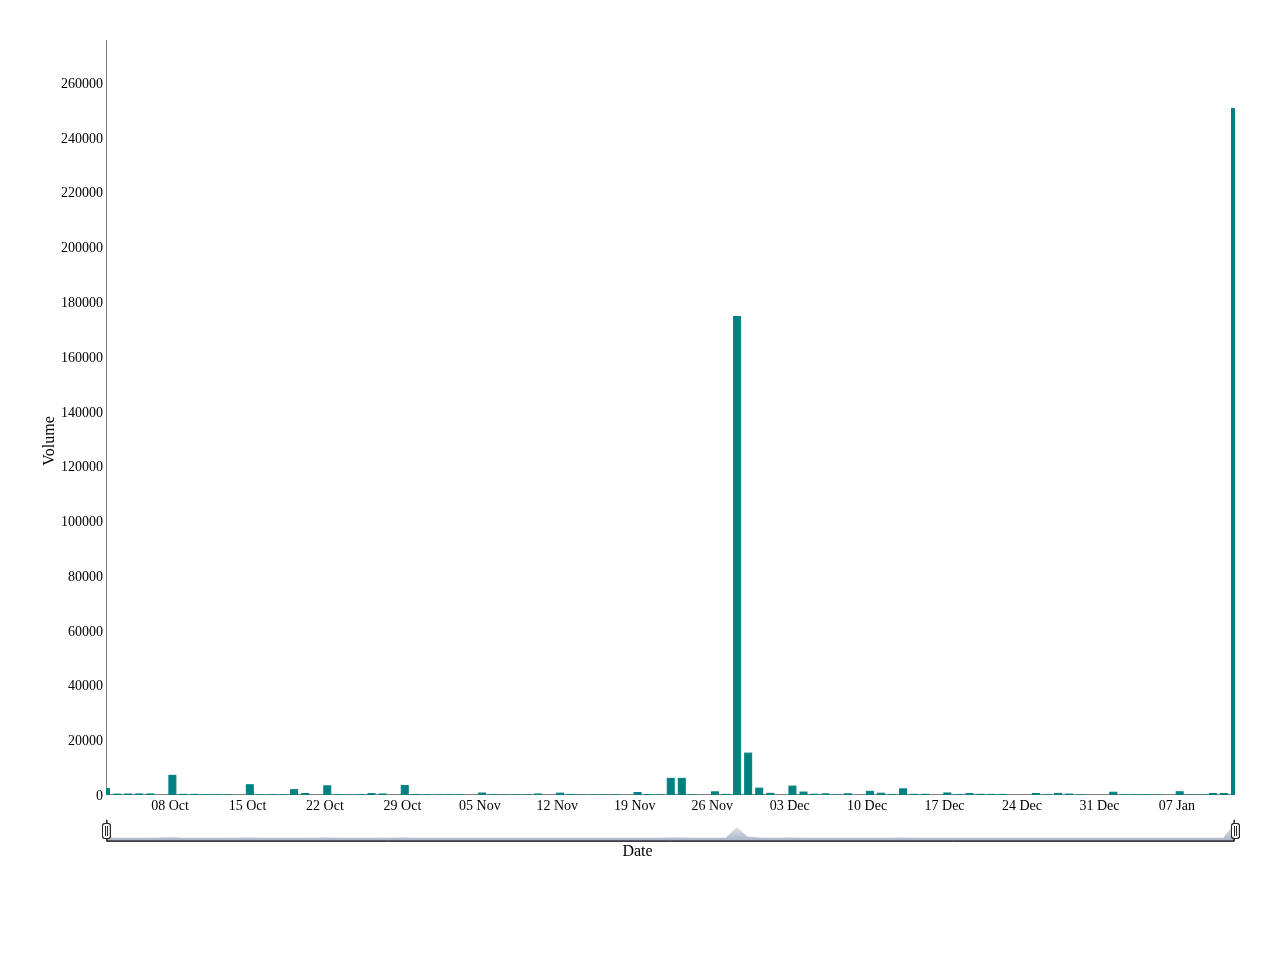
<file: web/barchart.html>
<!DOCTYPE html>
<html lang="en">
<head>
<meta charset="utf-8"/>
<style>body{background-color:white;}</style>
<script src="barchart_files/htmlwidgets-1.6.4/htmlwidgets.js"></script>
<script src="barchart_files/jquery-1.11.1/jquery.min.js"></script>
<link href="barchart_files/dygraphs-1.1.1/dygraph.css" rel="stylesheet" />
<script src="barchart_files/dygraphs-1.1.1/dygraph-combined.js"></script>
<script src="barchart_files/dygraphs-1.1.1/shapes.js"></script>
<script src="barchart_files/moment-2.8.4/moment.js"></script>
<script src="barchart_files/moment-timezone-0.2.5/moment-timezone-with-data.js"></script>
<script src="barchart_files/moment-fquarter-1.0.0/moment-fquarter.min.js"></script>
<script src="barchart_files/dygraphs-binding-1.1.1.6/dygraphs.js"></script>
<script src="barchart_files/Dygraph.Plotters.BarChart-1.0/barchart.js"></script>
  <title>dygraphs</title>
</head>
<body>
<div id="htmlwidget_container">
  <div class="dygraphs html-widget html-fill-item" id="htmlwidget-d783086e6c9b25367612" style="width:960px;height:500px;"></div>
</div>
<script type="application/json" data-for="htmlwidget-d783086e6c9b25367612">{"x":{"attrs":{"axes":{"x":{"pixelsPerLabel":60,"drawGrid":false,"drawAxis":true},"y":{"drawGrid":false,"drawAxis":true}},"labels":["day","Volume"],"legend":"auto","retainDateWindow":false,"ylabel":"Volume","xlabel":"Date","showRangeSelector":true,"rangeSelectorHeight":23,"rangeSelectorPlotFillColor":" #A7B1C4","rangeSelectorPlotStrokeColor":"","interactionModel":"Dygraph.Interaction.defaultModel","series":{"Volume":{"axis":"y"}},"stackedGraph":false,"fillGraph":false,"fillAlpha":0.15,"stepPlot":false,"drawPoints":false,"pointSize":1,"drawGapEdgePoints":true,"connectSeparatedPoints":false,"strokeWidth":1,"strokeBorderColor":"white","colorValue":0.5,"colorSaturation":1,"includeZero":false,"drawAxesAtZero":false,"logscale":false,"axisTickSize":3,"axisLineColor":"black","axisLineWidth":0.3,"axisLabelColor":"black","axisLabelFontSize":14,"axisLabelWidth":60,"drawGrid":true,"gridLineWidth":0.3,"rightGap":5,"digitsAfterDecimal":2,"labelsKMB":false,"labelsKMG2":false,"labelsUTC":false,"maxNumberWidth":6,"animatedZooms":false,"mobileDisableYTouch":true,"disableZoom":false},"scale":"daily","annotations":[],"shadings":[],"events":[],"format":"date","data":[["2023-10-02T05:00:00.000Z","2023-10-03T05:00:00.000Z","2023-10-04T05:00:00.000Z","2023-10-05T05:00:00.000Z","2023-10-06T05:00:00.000Z","2023-10-08T05:00:00.000Z","2023-10-09T05:00:00.000Z","2023-10-10T05:00:00.000Z","2023-10-11T05:00:00.000Z","2023-10-12T05:00:00.000Z","2023-10-13T05:00:00.000Z","2023-10-15T05:00:00.000Z","2023-10-16T05:00:00.000Z","2023-10-17T05:00:00.000Z","2023-10-18T05:00:00.000Z","2023-10-19T05:00:00.000Z","2023-10-20T05:00:00.000Z","2023-10-22T05:00:00.000Z","2023-10-23T05:00:00.000Z","2023-10-24T05:00:00.000Z","2023-10-25T05:00:00.000Z","2023-10-26T05:00:00.000Z","2023-10-27T05:00:00.000Z","2023-10-29T05:00:00.000Z","2023-10-30T05:00:00.000Z","2023-10-31T05:00:00.000Z","2023-11-01T05:00:00.000Z","2023-11-02T05:00:00.000Z","2023-11-03T05:00:00.000Z","2023-11-05T05:00:00.000Z","2023-11-06T06:00:00.000Z","2023-11-07T06:00:00.000Z","2023-11-08T06:00:00.000Z","2023-11-09T06:00:00.000Z","2023-11-10T06:00:00.000Z","2023-11-12T06:00:00.000Z","2023-11-13T06:00:00.000Z","2023-11-14T06:00:00.000Z","2023-11-15T06:00:00.000Z","2023-11-16T06:00:00.000Z","2023-11-17T06:00:00.000Z","2023-11-19T06:00:00.000Z","2023-11-20T06:00:00.000Z","2023-11-21T06:00:00.000Z","2023-11-22T06:00:00.000Z","2023-11-23T06:00:00.000Z","2023-11-24T06:00:00.000Z","2023-11-26T06:00:00.000Z","2023-11-27T06:00:00.000Z","2023-11-28T06:00:00.000Z","2023-11-29T06:00:00.000Z","2023-11-30T06:00:00.000Z","2023-12-01T06:00:00.000Z","2023-12-03T06:00:00.000Z","2023-12-04T06:00:00.000Z","2023-12-05T06:00:00.000Z","2023-12-06T06:00:00.000Z","2023-12-07T06:00:00.000Z","2023-12-08T06:00:00.000Z","2023-12-10T06:00:00.000Z","2023-12-11T06:00:00.000Z","2023-12-12T06:00:00.000Z","2023-12-13T06:00:00.000Z","2023-12-14T06:00:00.000Z","2023-12-15T06:00:00.000Z","2023-12-17T06:00:00.000Z","2023-12-18T06:00:00.000Z","2023-12-19T06:00:00.000Z","2023-12-20T06:00:00.000Z","2023-12-21T06:00:00.000Z","2023-12-22T06:00:00.000Z","2023-12-25T06:00:00.000Z","2023-12-26T06:00:00.000Z","2023-12-27T06:00:00.000Z","2023-12-28T06:00:00.000Z","2023-12-29T06:00:00.000Z","2024-01-01T06:00:00.000Z","2024-01-02T06:00:00.000Z","2024-01-03T06:00:00.000Z","2024-01-04T06:00:00.000Z","2024-01-05T06:00:00.000Z","2024-01-07T06:00:00.000Z","2024-01-08T06:00:00.000Z","2024-01-09T06:00:00.000Z","2024-01-10T06:00:00.000Z","2024-01-11T06:00:00.000Z","2024-01-12T06:00:00.000Z"],[2309,310,357,393,390,7183,232,236,65,46,43,3738,53,103,67,1945,557,3344,127,10,97,521,372,3442,157,84,41,39,12,720,130,20,43,10,375,673,191,2,6,39,32,915,182,16,6075,6075,63,1157,228,174665,15290,2506,614,3256,1071,289,417,67,449,1332,651,95,2252,236,261,740,100,498,258,228,202,566,64,586,338,47,1003,61,54,88,12,1188,10,27,538,538,250567]],"plotter":"BarChart","fixedtz":false,"tzone":""},"evals":["attrs.interactionModel"],"jsHooks":[]}</script>
<script type="application/htmlwidget-sizing" data-for="htmlwidget-d783086e6c9b25367612">{"viewer":{"width":450,"height":350,"padding":10,"fill":true},"browser":{"width":960,"height":500,"padding":40,"fill":true}}</script>
</body>
</html>
</file>
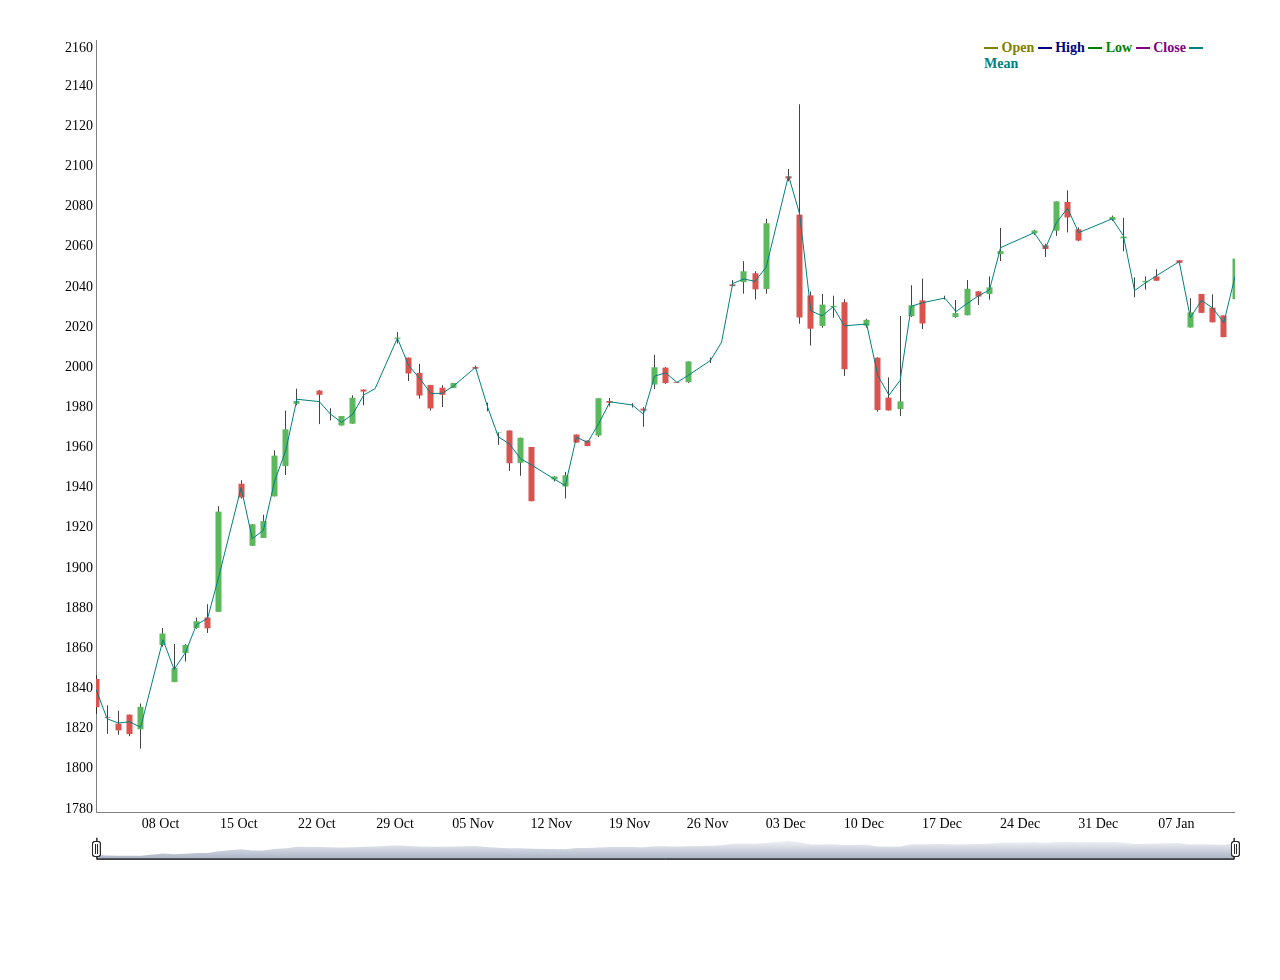
<file: web/plot.html>
<!DOCTYPE html>
<html lang="en">
<head>
<meta charset="utf-8"/>
<style>body{background-color:white;}</style>
<script src="plot_files/htmlwidgets-1.6.4/htmlwidgets.js"></script>
<script src="plot_files/jquery-1.11.1/jquery.min.js"></script>
<link href="plot_files/dygraphs-1.1.1/dygraph.css" rel="stylesheet" />
<script src="plot_files/dygraphs-1.1.1/dygraph-combined.js"></script>
<script src="plot_files/dygraphs-1.1.1/shapes.js"></script>
<script src="plot_files/moment-2.8.4/moment.js"></script>
<script src="plot_files/moment-timezone-0.2.5/moment-timezone-with-data.js"></script>
<script src="plot_files/moment-fquarter-1.0.0/moment-fquarter.min.js"></script>
<script src="plot_files/dygraphs-binding-1.1.1.6/dygraphs.js"></script>
<script src="plot_files/Dygraph.Plotters.CandlestickPlotter-1.0/candlestick.js"></script>
  <title>dygraphs</title>
</head>
<body>
<div id="htmlwidget_container">
  <div class="dygraphs html-widget html-fill-item" id="htmlwidget-0ddd18ffdbbaf23e94fb" style="width:960px;height:500px;"></div>
</div>
<script type="application/json" data-for="htmlwidget-0ddd18ffdbbaf23e94fb">{"x":{"attrs":{"axes":{"x":{"pixelsPerLabel":60,"drawGrid":false},"y":{"drawGrid":false}},"labels":["day","Open","High","Low","Close","Mean"],"legend":"auto","retainDateWindow":false,"showRangeSelector":true,"rangeSelectorHeight":23,"rangeSelectorPlotFillColor":" #A7B1C4","rangeSelectorPlotStrokeColor":"","interactionModel":"Dygraph.Interaction.defaultModel","series":{"Mean":{"axis":"y"}}},"scale":"daily","annotations":[],"shadings":[],"events":[],"format":"date","data":[["2023-10-02T05:00:00.000Z","2023-10-03T05:00:00.000Z","2023-10-04T05:00:00.000Z","2023-10-05T05:00:00.000Z","2023-10-06T05:00:00.000Z","2023-10-08T05:00:00.000Z","2023-10-09T05:00:00.000Z","2023-10-10T05:00:00.000Z","2023-10-11T05:00:00.000Z","2023-10-12T05:00:00.000Z","2023-10-13T05:00:00.000Z","2023-10-15T05:00:00.000Z","2023-10-16T05:00:00.000Z","2023-10-17T05:00:00.000Z","2023-10-18T05:00:00.000Z","2023-10-19T05:00:00.000Z","2023-10-20T05:00:00.000Z","2023-10-22T05:00:00.000Z","2023-10-23T05:00:00.000Z","2023-10-24T05:00:00.000Z","2023-10-25T05:00:00.000Z","2023-10-26T05:00:00.000Z","2023-10-27T05:00:00.000Z","2023-10-29T05:00:00.000Z","2023-10-30T05:00:00.000Z","2023-10-31T05:00:00.000Z","2023-11-01T05:00:00.000Z","2023-11-02T05:00:00.000Z","2023-11-03T05:00:00.000Z","2023-11-05T05:00:00.000Z","2023-11-06T06:00:00.000Z","2023-11-07T06:00:00.000Z","2023-11-08T06:00:00.000Z","2023-11-09T06:00:00.000Z","2023-11-10T06:00:00.000Z","2023-11-12T06:00:00.000Z","2023-11-13T06:00:00.000Z","2023-11-14T06:00:00.000Z","2023-11-15T06:00:00.000Z","2023-11-16T06:00:00.000Z","2023-11-17T06:00:00.000Z","2023-11-19T06:00:00.000Z","2023-11-20T06:00:00.000Z","2023-11-21T06:00:00.000Z","2023-11-22T06:00:00.000Z","2023-11-23T06:00:00.000Z","2023-11-24T06:00:00.000Z","2023-11-26T06:00:00.000Z","2023-11-27T06:00:00.000Z","2023-11-28T06:00:00.000Z","2023-11-29T06:00:00.000Z","2023-11-30T06:00:00.000Z","2023-12-01T06:00:00.000Z","2023-12-03T06:00:00.000Z","2023-12-04T06:00:00.000Z","2023-12-05T06:00:00.000Z","2023-12-06T06:00:00.000Z","2023-12-07T06:00:00.000Z","2023-12-08T06:00:00.000Z","2023-12-10T06:00:00.000Z","2023-12-11T06:00:00.000Z","2023-12-12T06:00:00.000Z","2023-12-13T06:00:00.000Z","2023-12-14T06:00:00.000Z","2023-12-15T06:00:00.000Z","2023-12-17T06:00:00.000Z","2023-12-18T06:00:00.000Z","2023-12-19T06:00:00.000Z","2023-12-20T06:00:00.000Z","2023-12-21T06:00:00.000Z","2023-12-22T06:00:00.000Z","2023-12-25T06:00:00.000Z","2023-12-26T06:00:00.000Z","2023-12-27T06:00:00.000Z","2023-12-28T06:00:00.000Z","2023-12-29T06:00:00.000Z","2024-01-01T06:00:00.000Z","2024-01-02T06:00:00.000Z","2024-01-03T06:00:00.000Z","2024-01-04T06:00:00.000Z","2024-01-05T06:00:00.000Z","2024-01-07T06:00:00.000Z","2024-01-08T06:00:00.000Z","2024-01-09T06:00:00.000Z","2024-01-10T06:00:00.000Z","2024-01-11T06:00:00.000Z","2024-01-12T06:00:00.000Z"],[1844.1,1825,1821.8,1826.3,1819,1861,1842.5,1857,1869.5,1874.69995,1877.5,1941.3,1910.40002,1914.30005,1935,1950.09998,1981.09998,1987.69995,1976.19995,1970.30005,1971.19995,1988.19995,1988.59998,2013.5,2004.09998,1996.5,1990.5,1989.09998,1989,1999.40002,1981.59998,1966.5,1967.80005,1951.69995,1959.59998,1943.40002,1939.90002,1965.80005,1962.80005,1965.30005,1982.5,1980.90002,1978.69995,1990.69995,1999.09998,1991.90002,1991.90002,2002.5,2011.69995,2040.59998,2041.69995,2046.09998,2038.30005,2094.3999,2075.30005,2035.09998,2019.90002,2029.19995,2031.69995,2020,2004.09998,1984.19995,1978.5,2024.69995,2032.59998,2033.30005,2024.30005,2025.19995,2037.09998,2035.80005,2055.69995,2066,2060,2067.30005,2081.6001,2068,2072.69995,2063.5,2034.19995,2041.59998,2044.5,2052.6001,2019.09998,2035.80005,2029,2025.09998,2033.19995],[1845.9,1830.9,1828.2,1826.3,1831.8,1869.5,1861.5,1861.40002,1874.59998,1881.19995,1930.09998,1943,1921.09998,1925.80005,1957.90002,1977.69995,1988.59998,1987.90002,1978.90002,1975,1985.30005,1988.19995,1988.59998,2016.69995,2004.09998,2001,1990.5,1990.30005,1991.5,2000.09998,1981.59998,1966.80005,1967.80005,1964.19995,1959.59998,1945,1947.19995,1965.80005,1962.80005,1983.90002,1984,1981.40002,1979.40002,2005.5,1999.40002,1991.90002,2002.19995,2004.09998,2011.80005,2042.69995,2052.1001,2047.09998,2073.19995,2098,2130.19995,2037,2035.80005,2034.90002,2033.09998,2023.40002,2004.19995,1994.19995,2024.80005,2040.09998,2043.40002,2034.90002,2032.80005,2042.69995,2037.09998,2044.5,2068.69995,2067.69995,2060.80005,2081.8999,2087.30005,2068.8999,2074.80005,2073.69995,2044,2044.5,2048.1001,2052.6001,2033.69995,2035.80005,2035.59998,2025.09998,2067.30005],[1826.7,1816.8,1816.4,1815.6,1809.4,1860.2,1842.5,1852.80005,1869.09998,1867,1877.5,1933.9,1910.30005,1914.30005,1935,1945.69995,1980.40002,1971,1972.90002,1970.30005,1971.19995,1980.40002,1988.59998,2011.19995,1992.5,1983.69995,1977.80005,1979.5,1989,1998.30005,1977.40002,1960.69995,1947.69995,1945.30005,1932.59998,1942.5,1934,1961.80005,1960,1964.59998,1979.80005,1979.30005,1969.69995,1988.5,1991,1991.5,1991.5,2001.40002,2011.69995,2039.69995,2036,2033.09998,2036,2091.8999,2021,2010.19995,2019,2024,1995,2019.09998,1977.19995,1977.80005,1975,2024.30005,2018.30005,2033.09998,2024,2025.19995,2030.30005,2033,2052.19995,2065.19995,2054.19995,2064.80005,2066.5,2062.1001,2072.19995,2057.1001,2034.19995,2038,2042.40002,2050.5,2019.09998,2026.40002,2021.69995,2014.30005,2033.09998],[1830,1824.6,1818.5,1816.6,1830.2,1866.7,1849.5,1861,1872.80005,1869.30005,1927.40002,1934.5,1921.09998,1922.69995,1955.30005,1968.40002,1982.5,1985.59998,1976.30005,1975,1984.09998,1987.19995,1988.59998,2014.09998,1996.19995,1985.19995,1978.80005,1985.59998,1991.5,1998.59998,1981.59998,1966.80005,1951.5,1964.19995,1932.59998,1944.90002,1945.5,1961.80005,1960.09998,1983.90002,1981.59998,1980.80005,1977.69995,1999.30005,1991.40002,1991.5,2002.19995,2002.40002,2011.80005,2039.69995,2047.09998,2038.09998,2071,2093.30005,2024.09998,2018.5,2030.5,2029.90002,1998.30005,2022.90002,1978,1977.80005,1982.30005,2030.19995,2021.09998,2033.30005,2026.30005,2038.40002,2034.5,2039.09998,2057.1001,2067.3999,2058.19995,2081.8999,2073.8999,2062.3999,2074.19995,2064.3999,2034.19995,2042.30005,2042.40002,2051.30005,2026.59998,2026.40002,2021.69995,2014.30005,2053.3999],[1838.9,1824.233333333333,1822.133333333333,1822.733333333333,1820.066666666667,1863.566666666667,1848.833333333333,1857.06669,1871.066653333333,1874.299966666667,1895.033326666667,1939.4,1913.93335,1918.133383333333,1942.63334,1957.833293333333,1983.36666,1982.19999,1975.999996666667,1971.8667,1975.899983333333,1985.599973333333,1988.59998,2013.799966666667,2000.23332,1993.733316666667,1986.266683333333,1986.30001,1989.833333333333,1999.266683333333,1980.199993333333,1964.666666666667,1961.100016666667,1953.733316666667,1950.59998,1943.63334,1940.366656666667,1964.466716666667,1961.8667,1971.266683333333,1982.100016666667,1980.533363333333,1975.933306666667,1994.899983333333,1996.5,1991.76668,1995.19999,2002.666666666667,2011.733316666667,2040.99996,2043.266683333333,2042.09998,2049.166666666667,2094.7666,2075.5,2027.43331,2024.900023333333,2029.366656666667,2019.93331,2020.833333333333,1995.166626666667,1985.399983333333,1992.766683333333,2029.699993333333,2031.43335,2033.766683333333,2027.033366666667,2031.033283333333,2034.833336666667,2037.766683333333,2058.866616666667,2066.299966666667,2058.333333333333,2071.333333333333,2078.466716666667,2066.333333333333,2073.233316666667,2064.766683333333,2037.466633333333,2041.36666,2045.00004,2051.900066666667,2023.966636666667,2032.666706666667,2028.766643333333,2021.500003333333,2044.533326666667]],"plotter":"CandlestickPlotter"},"evals":["attrs.interactionModel"],"jsHooks":[]}</script>
<script type="application/htmlwidget-sizing" data-for="htmlwidget-0ddd18ffdbbaf23e94fb">{"viewer":{"width":450,"height":350,"padding":10,"fill":true},"browser":{"width":960,"height":500,"padding":40,"fill":true}}</script>
</body>
</html>
</file>
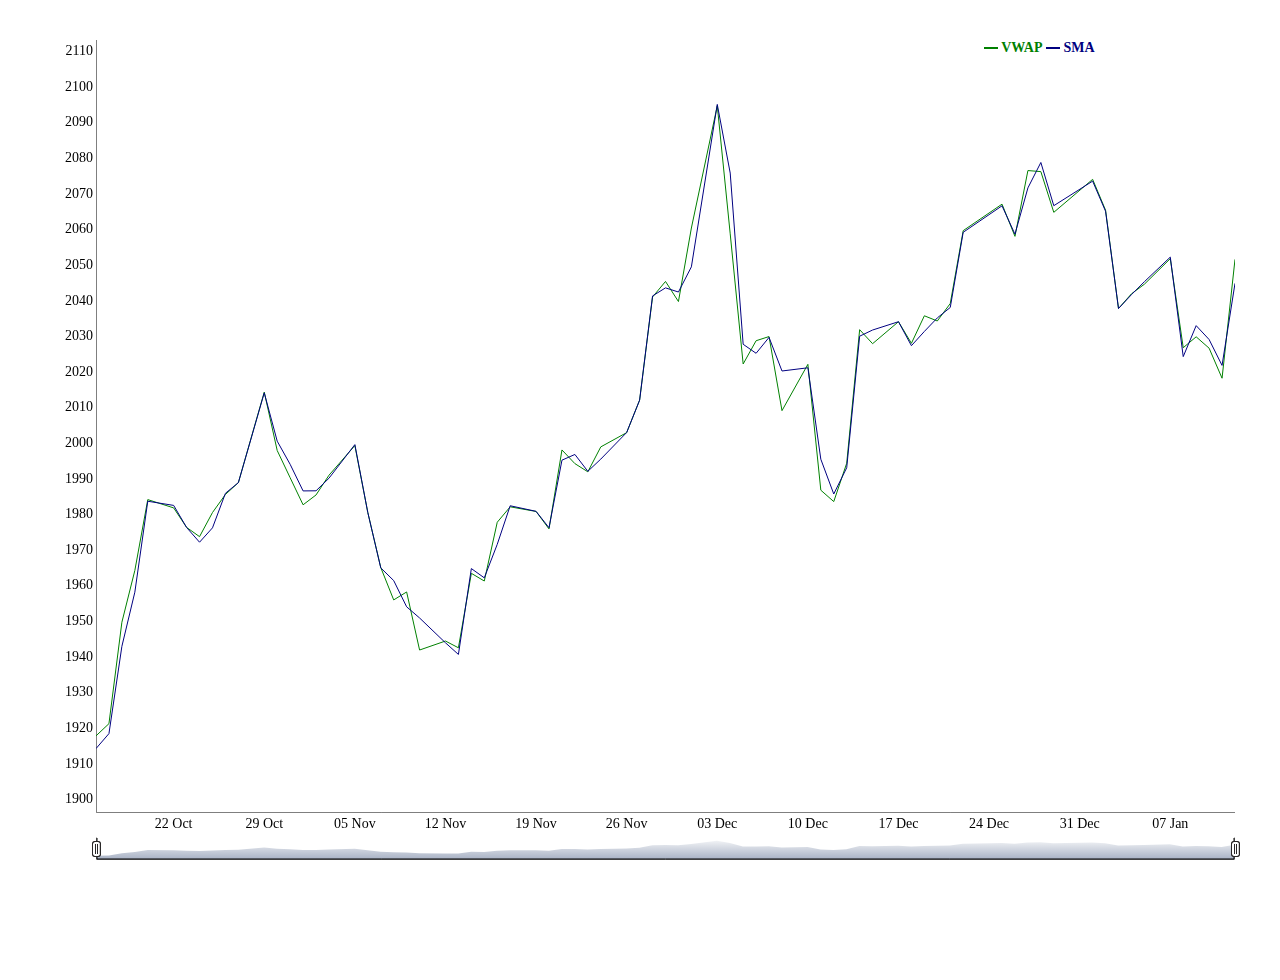
<file: web/straw.html>
<!DOCTYPE html>
<html lang="en">
<head>
<meta charset="utf-8"/>
<style>body{background-color:white;}</style>
<script src="straw_files/htmlwidgets-1.6.4/htmlwidgets.js"></script>
<script src="straw_files/jquery-1.11.1/jquery.min.js"></script>
<link href="straw_files/dygraphs-1.1.1/dygraph.css" rel="stylesheet" />
<script src="straw_files/dygraphs-1.1.1/dygraph-combined.js"></script>
<script src="straw_files/dygraphs-1.1.1/shapes.js"></script>
<script src="straw_files/moment-2.8.4/moment.js"></script>
<script src="straw_files/moment-timezone-0.2.5/moment-timezone-with-data.js"></script>
<script src="straw_files/moment-fquarter-1.0.0/moment-fquarter.min.js"></script>
<script src="straw_files/dygraphs-binding-1.1.1.6/dygraphs.js"></script>
  <title>dygraphs</title>
</head>
<body>
<div id="htmlwidget_container">
  <div class="dygraphs html-widget html-fill-item" id="htmlwidget-c3a581cc8f976f7b4bb7" style="width:960px;height:500px;"></div>
</div>
<script type="application/json" data-for="htmlwidget-c3a581cc8f976f7b4bb7">{"x":{"attrs":{"axes":{"x":{"pixelsPerLabel":60,"drawGrid":false},"y":{"drawGrid":false}},"labels":["day","VWAP","SMA"],"legend":"auto","retainDateWindow":false,"showRangeSelector":true,"rangeSelectorHeight":23,"rangeSelectorPlotFillColor":" #A7B1C4","rangeSelectorPlotStrokeColor":"","interactionModel":"Dygraph.Interaction.defaultModel"},"scale":"daily","annotations":[],"shadings":[],"events":[],"format":"date","data":[["2023-10-16T00:00:00.000Z","2023-10-17T00:00:00.000Z","2023-10-18T00:00:00.000Z","2023-10-19T00:00:00.000Z","2023-10-20T00:00:00.000Z","2023-10-22T00:00:00.000Z","2023-10-23T00:00:00.000Z","2023-10-24T00:00:00.000Z","2023-10-25T00:00:00.000Z","2023-10-26T00:00:00.000Z","2023-10-27T00:00:00.000Z","2023-10-29T00:00:00.000Z","2023-10-30T00:00:00.000Z","2023-10-31T00:00:00.000Z","2023-11-01T00:00:00.000Z","2023-11-02T00:00:00.000Z","2023-11-03T00:00:00.000Z","2023-11-05T00:00:00.000Z","2023-11-06T00:00:00.000Z","2023-11-07T00:00:00.000Z","2023-11-08T00:00:00.000Z","2023-11-09T00:00:00.000Z","2023-11-10T00:00:00.000Z","2023-11-12T00:00:00.000Z","2023-11-13T00:00:00.000Z","2023-11-14T00:00:00.000Z","2023-11-15T00:00:00.000Z","2023-11-16T00:00:00.000Z","2023-11-17T00:00:00.000Z","2023-11-19T00:00:00.000Z","2023-11-20T00:00:00.000Z","2023-11-21T00:00:00.000Z","2023-11-22T00:00:00.000Z","2023-11-23T00:00:00.000Z","2023-11-24T00:00:00.000Z","2023-11-26T00:00:00.000Z","2023-11-27T00:00:00.000Z","2023-11-28T00:00:00.000Z","2023-11-29T00:00:00.000Z","2023-11-30T00:00:00.000Z","2023-12-01T00:00:00.000Z","2023-12-03T00:00:00.000Z","2023-12-04T00:00:00.000Z","2023-12-05T00:00:00.000Z","2023-12-06T00:00:00.000Z","2023-12-07T00:00:00.000Z","2023-12-08T00:00:00.000Z","2023-12-10T00:00:00.000Z","2023-12-11T00:00:00.000Z","2023-12-12T00:00:00.000Z","2023-12-13T00:00:00.000Z","2023-12-14T00:00:00.000Z","2023-12-15T00:00:00.000Z","2023-12-17T00:00:00.000Z","2023-12-18T00:00:00.000Z","2023-12-19T00:00:00.000Z","2023-12-20T00:00:00.000Z","2023-12-21T00:00:00.000Z","2023-12-22T00:00:00.000Z","2023-12-25T00:00:00.000Z","2023-12-26T00:00:00.000Z","2023-12-27T00:00:00.000Z","2023-12-28T00:00:00.000Z","2023-12-29T00:00:00.000Z","2024-01-01T00:00:00.000Z","2024-01-02T00:00:00.000Z","2024-01-03T00:00:00.000Z","2024-01-04T00:00:00.000Z","2024-01-05T00:00:00.000Z","2024-01-07T00:00:00.000Z","2024-01-08T00:00:00.000Z","2024-01-09T00:00:00.000Z","2024-01-10T00:00:00.000Z","2024-01-11T00:00:00.000Z","2024-01-12T00:00:00.000Z"],[1917.5,1920.93,1949.4,1963.93,1983.83,1981.5,1976.03,1973.43,1980.2,1985.27,1988.6,2014,1997.6,1989.97,1982.37,1985.13,1990.67,1999,1980.2,1964.77,1955.67,1957.9,1941.6,1944.13,1942.23,1963.13,1960.97,1977.47,1981.8,1980.5,1975.6,1997.77,1993.93,1991.63,1998.63,2002.63,2011.77,2040.7,2045.07,2039.43,2060.07,2094.4,2058.43,2021.9,2028.43,2029.6,2008.8,2021.8,1986.47,1983.27,1994.03,2031.53,2027.6,2033.77,2027.7,2035.43,2033.97,2038.87,2059.33,2066.77,2057.73,2076.2,2075.9,2064.47,2073.73,2065.07,2037.47,2041.6,2044.3,2051.47,2026.47,2029.53,2026.33,2017.9,2051.27],[1913.93335,1918.133383333333,1942.63334,1957.833293333333,1983.36666,1982.19999,1975.999996666667,1971.8667,1975.899983333333,1985.599973333333,1988.59998,2013.799966666667,2000.23332,1993.733316666667,1986.266683333333,1986.30001,1989.833333333333,1999.266683333333,1980.199993333333,1964.666666666667,1961.100016666667,1953.733316666667,1950.59998,1943.63334,1940.366656666667,1964.466716666667,1961.8667,1971.266683333333,1982.100016666667,1980.533363333333,1975.933306666667,1994.899983333333,1996.5,1991.76668,1995.19999,2002.666666666667,2011.733316666667,2040.99996,2043.266683333333,2042.09998,2049.166666666667,2094.7666,2075.5,2027.43331,2024.900023333333,2029.366656666667,2019.93331,2020.833333333333,1995.166626666667,1985.399983333333,1992.766683333333,2029.699993333333,2031.43335,2033.766683333333,2027.033366666667,2031.033283333333,2034.833336666667,2037.766683333333,2058.866616666667,2066.299966666667,2058.333333333333,2071.333333333333,2078.466716666667,2066.333333333333,2073.233316666667,2064.766683333333,2037.466633333333,2041.36666,2045.00004,2051.900066666667,2023.966636666667,2032.666706666667,2028.766643333333,2021.500003333333,2044.533326666667]]},"evals":["attrs.interactionModel"],"jsHooks":[]}</script>
<script type="application/htmlwidget-sizing" data-for="htmlwidget-c3a581cc8f976f7b4bb7">{"viewer":{"width":450,"height":350,"padding":10,"fill":true},"browser":{"width":960,"height":500,"padding":40,"fill":true}}</script>
</body>
</html>
</file>
<file: web/arima_files/plotly-htmlwidgets-css-2.11.1/plotly-htmlwidgets.css>
/*
just here so that plotly works
correctly with ioslides.
see https://github.com/ropensci/plotly/issues/463
*/

slide:not(.current) .plotly.html-widget{
  display: none;
}
</file>
<file: web/barchart_files/dygraphs-1.1.1/dygraph.css>
div .dygraphs input[type="text"] {
  width: 25px;
}

div .qt .dygraph-axis-label {
  font-size: 11px;
}
</file>
<file: web/plot_files/dygraphs-1.1.1/dygraph.css>
div .dygraphs input[type="text"] {
  width: 25px;
}

div .qt .dygraph-axis-label {
  font-size: 11px;
}
</file>
<file: web/straw_files/dygraphs-1.1.1/dygraph.css>
div .dygraphs input[type="text"] {
  width: 25px;
}

div .qt .dygraph-axis-label {
  font-size: 11px;
}
</file>
<file: web/arima_files/crosstalk-1.2.1/css/crosstalk.min.css>
.container-fluid.crosstalk-bscols{margin-left:-30px;margin-right:-30px;white-space:normal}body>.container-fluid.crosstalk-bscols{margin-left:auto;margin-right:auto}.crosstalk-input-checkboxgroup .crosstalk-options-group .crosstalk-options-column{display:inline-block;padding-right:12px;vertical-align:top}@media only screen and (max-width: 480px){.crosstalk-input-checkboxgroup .crosstalk-options-group .crosstalk-options-column{display:block;padding-right:inherit}}.crosstalk-input{margin-bottom:15px}.crosstalk-input .control-label{margin-bottom:0;vertical-align:middle}.crosstalk-input input[type="checkbox"]{margin:4px 0 0;margin-top:1px;line-height:normal}.crosstalk-input .checkbox{position:relative;display:block;margin-top:10px;margin-bottom:10px}.crosstalk-input .checkbox>label{padding-left:20px;margin-bottom:0;font-weight:400;cursor:pointer}.crosstalk-input .checkbox input[type="checkbox"],.crosstalk-input .checkbox-inline input[type="checkbox"]{position:absolute;margin-top:2px;margin-left:-20px}.crosstalk-input .checkbox+.checkbox{margin-top:-5px}.crosstalk-input .checkbox-inline{position:relative;display:inline-block;padding-left:20px;margin-bottom:0;font-weight:400;vertical-align:middle;cursor:pointer}.crosstalk-input .checkbox-inline+.checkbox-inline{margin-top:0;margin-left:10px}
</file>
